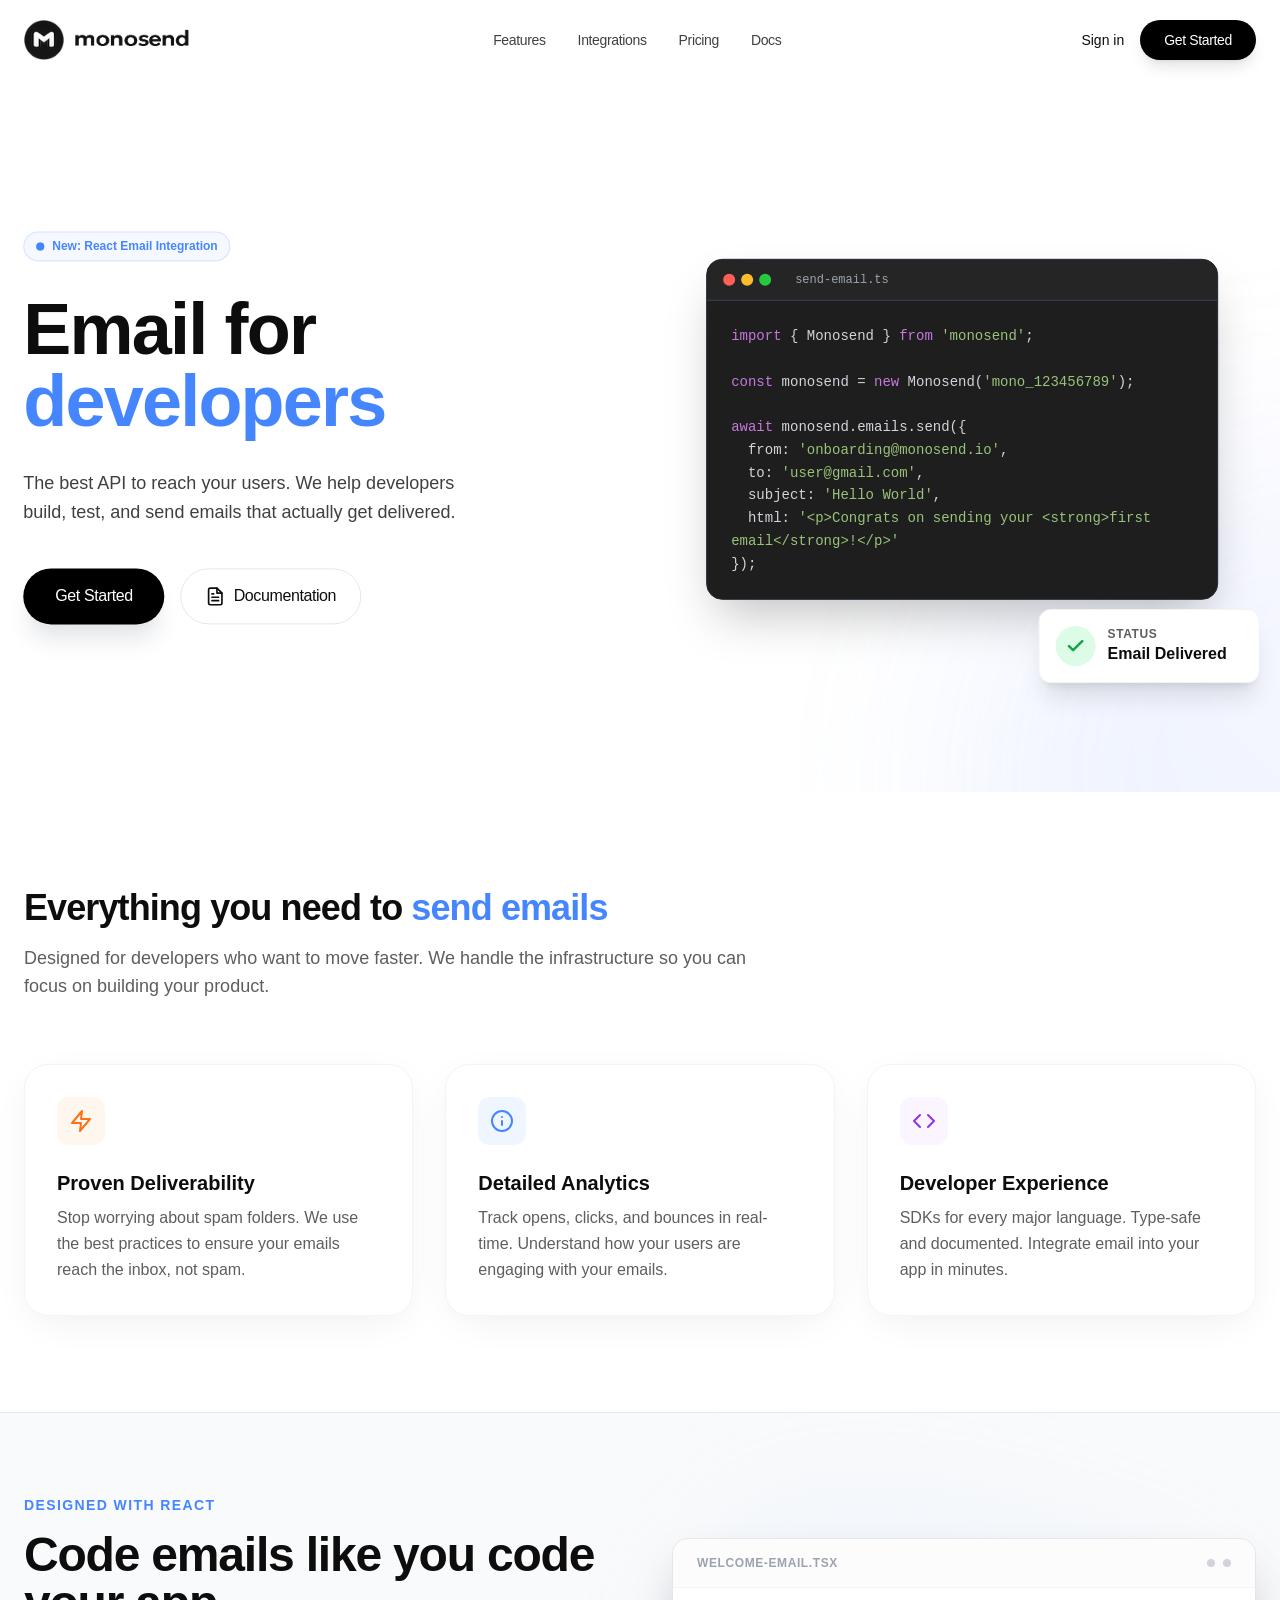
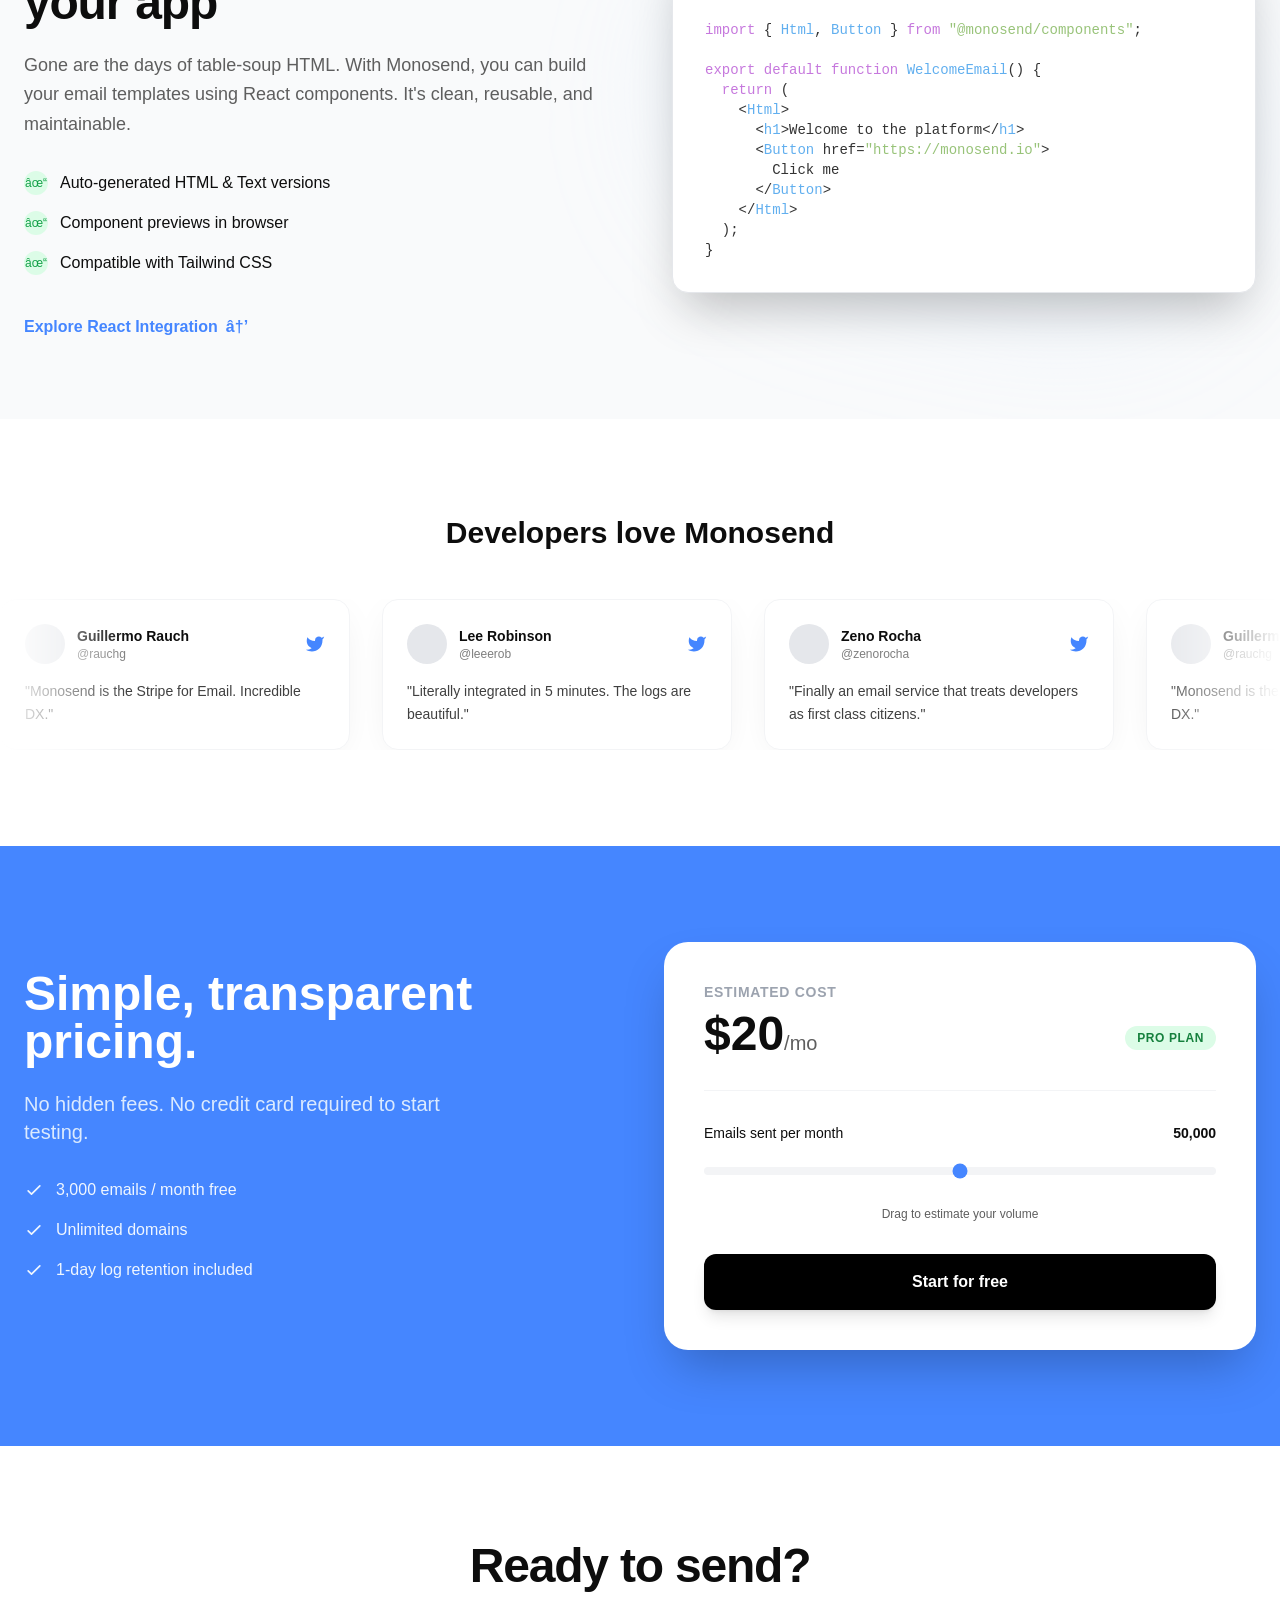
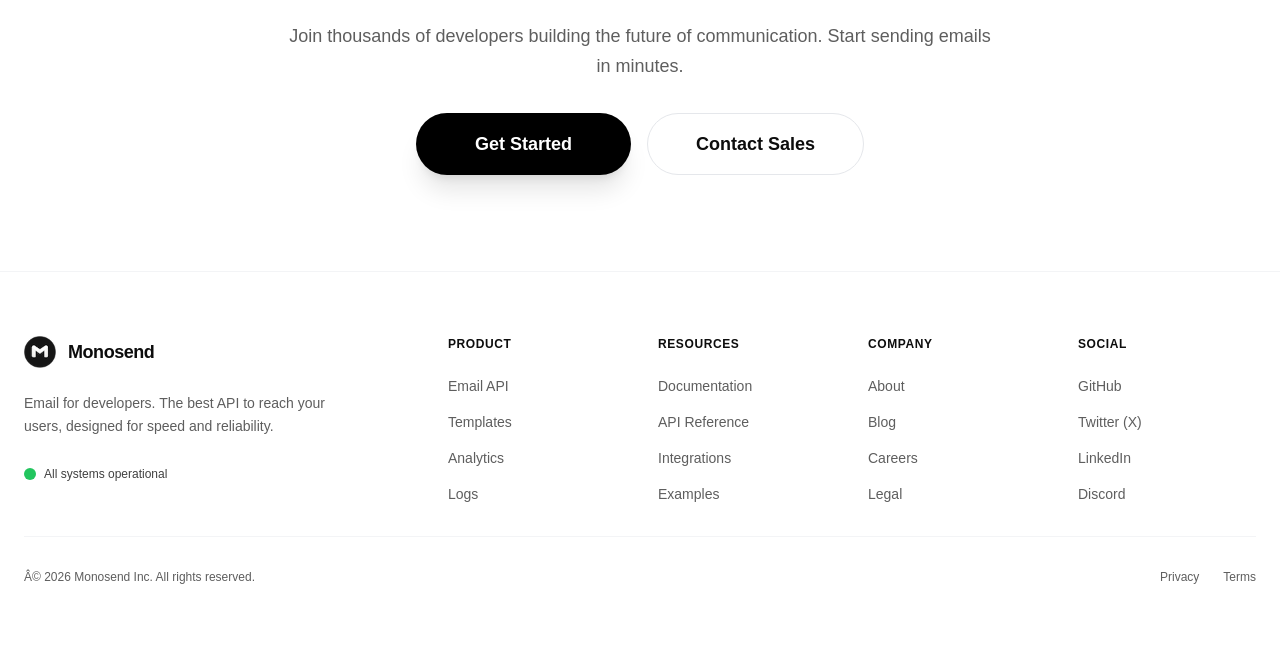
<file: index.html>
<!DOCTYPE html>
<html lang="en"><plasmo-csui><template shadowrootmode="open"><style>.jQprBa_bar{color:#fff;background-color:#171717;align-items:center;width:100%;height:48px;padding:8px;font-family:Inter,sans-serif;font-size:14px;display:flex;position:fixed;top:0;left:0}.jQprBa_savePart{justify-content:center;align-items:center;width:100%;display:flex;position:relative}.jQprBa_formWrapper{align-items:center;display:flex}.jQprBa_text{margin-right:8px}.jQprBa_imageWrapper{align-items:center;margin-right:8px;display:flex}.jQprBa_imageWrapper>img{width:32px;height:32px}.jQprBa_input{color:#f0f0f0;background-color:#333;border:1px solid #444;border-radius:6px;outline:none;width:300px;margin-right:8px;padding:6px 10px;font-size:16px;transition:border-color .2s,box-shadow .2s}.jQprBa_input:focus{border-color:#7f56d9;box-shadow:0 0 0 4px #7f56d933}.jQprBa_input::placeholder{color:#888}.jQprBa_input:disabled{cursor:not-allowed;opacity:.6;background-color:#2a2a2a}.jQprBa_button{color:#f0f0f0;cursor:pointer;background-color:#6d28d9;border:none;border-radius:6px;padding:6px 14px;font-size:16px;transition:background-color .3s,box-shadow .3s}.jQprBa_inputButtonWrapper{align-items:center;display:flex}.jQprBa_buttonsWrapper{justify-content:flex-start;align-items:center;display:flex}.jQprBa_button:hover{background-color:#5b21b6;box-shadow:0 4px 12px #6d28d94d}.jQprBa_button:focus{outline:none;box-shadow:0 0 0 4px #6d28d980}.jQprBa_button:disabled{cursor:not-allowed;opacity:.6;background-color:#4a4a4a}.jQprBa_button:nth-child(2){margin-left:8px}.jQprBa_closeButton{cursor:pointer;margin-right:30px}</style><div id="plasmo-shadow-container" style="z-index: 2147483647; position: relative;"><div id="plasmo-overlay-0" class="plasmo-csui-container" style="display: flex; position: absolute; top: 0px; left: 0px;"></div></div></template></plasmo-csui><head><meta http-equiv="Content-Type" content="text/html; charset=UTF-8">
  
  <meta content="width=device-width, initial-scale=1.0" name="viewport">
  <title>Monosend - Email for Developers</title>
  <meta name="description" content="The best way to send transactional emails. Built for developers.">
  <link rel="canonical" href="https://monosend.io/" />
  <link rel="stylesheet" href="./css/styles.css">

  <!-- Favicon and App Icons -->
  <link rel="icon" href="/favicon-48x48.png">
  <!-- <link rel="icon" type="image/png" sizes="16x16" href="favicon-16x16.png" />
  <link rel="icon" type="image/png" sizes="32x32" href="favicon-32x32.png" />
  <link rel="icon" type="image/png" sizes="48x48" href="favicon-48x48.png" />
  <link rel="apple-touch-icon" sizes="180x180" href="apple-touch-icon.png" />
  <link rel="icon" type="image/png" sizes="192x192" href="android-chrome-192x192.png" />
  <link rel="icon" type="image/png" sizes="512x512" href="android-chrome-512x512.png" /> -->

  <link href="https://fonts.googleapis.com/" rel="preconnect">
  <link crossorigin="" href="https://fonts.gstatic.com/" rel="preconnect">
  <link href="./css/css2" rel="stylesheet">

  <style>
    /* 1. Scroll Reveal Animation */
    [data-anim] {
      opacity: 0;
      transition: opacity 0.6s ease, transform 0.6s ease;
    }
    [data-anim="fade-up"] { transform: translateY(30px); }
    [data-anim="fade-up-scale"] { transform: translateY(15px) scale(0.9); }
    [data-anim].is-visible {
      opacity: 1;
      transform: translateY(0) scale(1);
    }
    @keyframes slide-down {
      to { transform: translateY(0); opacity: 1; }
    }

    /* 2. Form Input Icons */
    .input-wrapper { position: relative; }
    .input-icon {
        position: absolute; left: 20px; top: 50%;
        transform: translateY(-50%); color: #9CA3AF; pointer-events: none;
    }
    .input-with-icon { padding-left: 52px !important; }

    /* 3. Parallax Effect */
    .parallax-layer {
      transition: transform 0.1s cubic-bezier(0,0,0.2,1);
      will-change: transform;
    }

    /* 4. Infinite Marquee Animation */
    @keyframes scroll {
      0% { transform: translateX(0); }
      100% { transform: translateX(-50%); }
    }
    .marquee-container {
      width: 100%;
      overflow: hidden;
      /* Fade edges mask */
      mask-image: linear-gradient(to right, transparent, black 10%, black 90%, transparent);
      -webkit-mask-image: linear-gradient(to right, transparent, black 10%, black 90%, transparent);
    }
    .marquee-content {
      display: flex;
      gap: 2rem;
      width: max-content;
      animation: scroll 60s linear infinite; /* Adjust speed here */
    }
    .marquee-content:hover {
      animation-play-state: paused; /* Pauses on hover */
    }
    
    /* Code block syntax highlighting style simulation */
    .code-keyword { color: #c678dd; }
    .code-string { color: #98c379; }
    .code-func { color: #61afef; }
    .code-comment { color: #5c6370; font-style: italic; }
  </style>

  <!-- Google tag (gtag.js) -->
  <script async src="https://www.googletagmanager.com/gtag/js?id=G-KX3D7EHFJD"></script>
  <script>
    window.dataLayer = window.dataLayer || [];
    function gtag(){dataLayer.push(arguments);}
    gtag('js', new Date());
  
    gtag('config', 'G-KX3D7EHFJD');
  </script>

</head>

<body class="font-satoshi bg-white text-text-dark overflow-x-hidden" data-new-gr-c-s-check-loaded="14.1266.0" data-gr-ext-installed="">

  <header class="fixed top-0 left-0 w-full z-50 bg-white/95 backdrop-blur-sm py-5 transform -translate-y-5 opacity-0" style="animation: slide-down 0.5s 0.1s cubic-bezier(0.16, 1, 0.3, 1) forwards;">
    <nav class="max-w-7xl mx-auto px-6 flex justify-between items-center">
      <a href="/" class="flex items-center gap-2 group">
        <div class="w-10 h-10 rounded-xl flex items-center justify-center transform group-hover:rotate-12 transition-transform duration-300">
          <!-- Cube/Box Icon for Monosend -->
          <img
                src="/favicon-48x48.png"
                alt="Monosend Logo"
                class="h-7 w-7 mr-2"
                style="display: inline-block"
              />
          <!-- <svg width="24" height="24" viewBox="0 0 24 24" fill="none" xmlns="http://www.w3.org/2000/svg">
            <path d="M21 16V8L12 3L3 8V16L12 21L21 16Z" stroke="white" stroke-width="2" stroke-linecap="round" stroke-linejoin="round"></path>
            <path d="M3.27 6.96L12 12.01L20.73 6.96" stroke="white" stroke-width="2" stroke-linecap="round" stroke-linejoin="round"></path>
            <path d="M12 22.08V12" stroke="white" stroke-width="2" stroke-linecap="round" stroke-linejoin="round"></path>
          </svg> -->
        </div>
        <img
            src="/logo.png"
            alt="MonoSend"
            class="h-8 object-contain"
          />
        <!-- <span class="text-xl font-bold tracking-tight">Monosend</span> -->
      </a>
      
      <div class="hidden md:flex items-center gap-8">
        <a href="#features" class="text-sm font-medium tracking-tight text-text-medium hover:text-primary-blue transition-colors">Features</a>
        <a href="#integrations" class="text-sm font-medium tracking-tight text-text-medium hover:text-primary-blue transition-colors">Integrations</a>
        <!-- <a href="#customers" class="text-sm font-medium tracking-tight text-text-medium hover:text-primary-blue transition-colors">Customers</a> -->
        <a href="#pricing" class="text-sm font-medium tracking-tight text-text-medium hover:text-primary-blue transition-colors">Pricing</a>
        <a href="https://docs.monosend.io" target="_blank" class="text-sm font-medium tracking-tight text-text-medium hover:text-primary-blue transition-colors">Docs</a>
      </div>
      
      <div class="hidden md:flex items-center gap-4">
        <a href="https://app.monosend.io/login?utm_source=monosend.io&utm_medium=header&utm_campaign=primary_nav&utm_content=sign_in" class="text-sm font-medium text-text-dark hover:text-primary-blue">Sign in</a>
        <a href="https://app.monosend.io/login?utm_source=monosend.io&utm_medium=header&utm_campaign=primary_nav&utm_content=get_started" class="inline-flex items-center justify-center px-6 py-2.5 rounded-full bg-black text-white font-medium tracking-tight text-sm transition-all hover:bg-primary-blue shadow-lg hover:shadow-primary-blue/30">
          Get Started
        </a>
      </div>

      <!-- Mobile Menu Button -->
      <button id="mobile-menu-btn" class="md:hidden p-2 text-text-dark focus:outline-none z-50">
        <svg id="icon-menu" class="w-8 h-8" fill="none" stroke="currentColor" viewBox="0 0 24 24"><path stroke-linecap="round" stroke-linejoin="round" stroke-width="2" d="M4 6h16M4 12h16M4 18h16"></path></svg>
        <svg id="icon-close" class="w-8 h-8 hidden" fill="none" stroke="currentColor" viewBox="0 0 24 24"><path stroke-linecap="round" stroke-linejoin="round" stroke-width="2" d="M6 18L18 6M6 6l12 12"></path></svg>
      </button>
    </nav>
  </header>

  <!-- Mobile Menu Overlay -->
  <div id="mobile-menu" class="fixed inset-0 bg-white z-40 transform translate-x-full transition-transform duration-300 ease-in-out md:hidden flex flex-col items-center justify-center gap-8 pt-24">
      <a href="#features" class="text-2xl font-medium text-text-dark hover:text-primary-blue transition-colors">Features</a>
      <a href="#integrations" class="text-2xl font-medium text-text-dark hover:text-primary-blue transition-colors">Integrations</a>
      <a href="#pricing" class="text-2xl font-medium text-text-dark hover:text-primary-blue transition-colors">Pricing</a>
      <a href="https://id-preview--ac21b985-7337-4021-be11-1569f6e007a0.lovable.app/introduction" class="text-2xl font-medium text-text-dark hover:text-primary-blue transition-colors">Docs</a>
      <a href="https://app.monosend.io/login?utm_source=monosend.io&utm_medium=hero&utm_campaign=landing&utm_content=get_started_primary" class="px-8 py-3 rounded-full bg-black text-white font-medium text-xl transition-all hover:bg-primary-blue shadow-lg">
          Get Started
      </a>
  </div>

  <main><section class="pt-32 pb-16 bg-white overflow-hidden" id="hero-section">
  <div class="max-w-7xl mx-auto px-6 grid grid-cols-1 lg:grid-cols-2 gap-12 items-center">
    <!-- Left Column: Text -->
    <div class="flex flex-col gap-8 items-start relative z-10 parallax-layer" data-speed="5" style="transform: translateX(-0.72px) translateY(-0.605px);">
      <div class="flex flex-col gap-2 is-visible" data-anim="fade-up" data-anim-delay="0.2">
        <div class="inline-flex items-center gap-2 bg-primary-blue bg-opacity-5 text-primary-blue px-3 py-1.5 rounded-full text-xs font-semibold w-fit border border-primary-blue/20">
          <span class="relative flex h-2 w-2">
            <span class="animate-ping absolute inline-flex h-full w-full rounded-full bg-primary-blue opacity-75"></span>
            <span class="relative inline-flex rounded-full h-2 w-2 bg-primary-blue"></span>
          </span>
          New: React Email Integration
        </div>
      </div>
      
      <h1 class="font-inter-display text-5xl md:text-7xl font-bold leading-[1.05] tracking-tight max-w-lg text-text-dark is-visible" data-anim="fade-up" data-anim-delay="0.3">
        Email for <br><span class="text-primary-blue">developers</span>
      </h1>
      
      <p class="text-lg leading-relaxed tracking-normal text-text-medium max-w-md font-normal is-visible" data-anim="fade-up" data-anim-delay="0.4">
        The best API to reach your users. We help developers build, test, and send emails that actually get delivered.
      </p>
      
      <div class="flex items-center gap-4 flex-wrap mt-2 is-visible" data-anim="fade-up" data-anim-delay="0.5">
        <a href="https://app.monosend.io/login?utm_source=monosend.io&utm_medium=hero&utm_campaign=landing&utm_content=get_started_primary" class="inline-flex items-center justify-center px-8 py-3.5 rounded-full bg-black text-white font-medium tracking-tight text-base transition-all hover:bg-primary-blue shadow-xl shadow-gray-200 hover:shadow-primary-blue/20 h-14">
          Get Started
        </a>
        <a href="#" class="flex items-center gap-2 px-6 py-3.5 rounded-full border border-gray-200 text-text-dark font-medium tracking-tight hover:bg-gray-50 h-14 transition-colors">
          <svg width="20" height="20" viewBox="0 0 24 24" fill="none" stroke="currentColor" stroke-width="2" stroke-linecap="round" stroke-linejoin="round"><path d="M14 2H6a2 2 0 0 0-2 2v16a2 2 0 0 0 2 2h12a2 2 0 0 0 2-2V8z"></path><polyline points="14 2 14 8 20 8"></polyline><line x1="16" y1="13" x2="8" y2="13"></line><line x1="16" y1="17" x2="8" y2="17"></line><polyline points="10 9 9 9 8 9"></polyline></svg>
          <span>Documentation</span>
        </a>
      </div>
    </div>
    
    <!-- Right Column: Visual/Code -->
    <div class="relative h-[480px] lg:h-[600px] flex items-center justify-center p-4 is-visible" data-anim="fade-up-scale" data-anim-delay="0.2">
      <!-- Background Glow -->
      <div class="parallax-layer absolute opacity-40 top-1/2 left-1/2 -translate-x-1/2 -translate-y-1/2 w-[120%] h-[120%] bg-gradient-to-tr from-primary-blue/30 to-purple-200/30 blur-[100px] rounded-full pointer-events-none" data-speed="-10" style="transform: translateX(1.44px) translateY(1.21px);"></div>
      
      <!-- Code Card -->
      <div class="parallax-layer w-full max-w-lg bg-[#1e1e1e] rounded-2xl shadow-2xl border border-gray-800 overflow-hidden" data-speed="-15" style="transform: translateX(2.16px) translateY(1.815px);">
        <div class="flex items-center px-4 py-3 bg-[#252526] border-b border-gray-700 gap-2">
           <div class="flex gap-1.5">
             <div class="w-3 h-3 rounded-full bg-[#ff5f56]"></div>
             <div class="w-3 h-3 rounded-full bg-[#ffbd2e]"></div>
             <div class="w-3 h-3 rounded-full bg-[#27c93f]"></div>
           </div>
           <div class="ml-4 text-xs text-gray-400 font-mono">send-email.ts</div>
        </div>
        <div class="p-6 font-mono text-sm leading-relaxed overflow-x-auto">
          <div class="text-gray-300">
            <span class="code-keyword">import</span> { Monosend } <span class="code-keyword">from</span> <span class="code-string">'monosend'</span>;<br><br>
            <span class="code-keyword">const</span> monosend = <span class="code-keyword">new</span> Monosend(<span class="code-string">'mono_123456789'</span>);<br><br>
            <span class="code-keyword">await</span> monosend.emails.send({<br>
            &nbsp;&nbsp;from: <span class="code-string">'onboarding@monosend.io'</span>,<br>
            &nbsp;&nbsp;to: <span class="code-string">'user@gmail.com'</span>,<br>
            &nbsp;&nbsp;subject: <span class="code-string">'Hello World'</span>,<br>
            &nbsp;&nbsp;html: <span class="code-string">'&lt;p&gt;Congrats on sending your &lt;strong&gt;first email&lt;/strong&gt;!&lt;/p&gt;'</span><br>
            });
          </div>
        </div>
      </div>
      
      <!-- Floating Element: Success Notification -->
      <div class="parallax-layer absolute bottom-12 right-0 md:-right-8 lg:right-0 bg-white p-4 pr-8 rounded-xl shadow-xl border border-gray-100 flex items-center gap-3 z-20" data-speed="-25" style="transform: translateX(3.6px) translateY(3.025px);">
         <div class="w-10 h-10 rounded-full bg-green-100 flex items-center justify-center text-green-600">
           <svg width="20" height="20" viewBox="0 0 24 24" fill="none" stroke="currentColor" stroke-width="3" stroke-linecap="round" stroke-linejoin="round"><polyline points="20 6 9 17 4 12"></polyline></svg>
         </div>
         <div>
           <p class="text-xs text-text-light font-bold uppercase tracking-wider">Status</p>
           <p class="text-base font-bold text-text-dark">Email Delivered</p>
         </div>
      </div>
    </div>
  </div>
</section>
<section class="py-24 bg-white" id="features">
  <div class="max-w-7xl mx-auto px-6">
    <div class="max-w-3xl mb-16" data-anim="fade-up">
      <h2 class="font-inter-display text-4xl font-bold tracking-tight text-text-dark mb-4">
        Everything you need to <span class="text-primary-blue">send emails</span>
      </h2>
      <p class="text-lg text-text-light">
        Designed for developers who want to move faster. We handle the infrastructure so you can focus on building your product.
      </p>
    </div>

    <div class="grid grid-cols-1 md:grid-cols-3 gap-8">
      <!-- Feature 1 -->
      <div class="group p-8 rounded-3xl bg-white border border-gray-100 shadow-card hover:shadow-xl hover:border-primary-blue/30 transition-all duration-300" data-anim="fade-up" data-anim-delay="0.1">
        <div class="w-12 h-12 rounded-xl bg-orange-50 text-orange-500 flex items-center justify-center mb-6">
           <svg width="24" height="24" viewBox="0 0 24 24" fill="none" stroke="currentColor" stroke-width="2" stroke-linecap="round" stroke-linejoin="round"><path d="M13 2L3 14h9l-1 8 10-12h-9l1-8z"></path></svg>
        </div>
        <h3 class="text-xl font-bold text-text-dark mb-2">Proven Deliverability</h3>
        <p class="text-text-light leading-relaxed">
          Stop worrying about spam folders. We use the best practices to ensure your emails reach the inbox, not spam.
        </p>
      </div>

       <!-- Feature 2 -->
       <div class="group p-8 rounded-3xl bg-white border border-gray-100 shadow-card hover:shadow-xl hover:border-primary-blue/30 transition-all duration-300" data-anim="fade-up" data-anim-delay="0.2">
        <div class="w-12 h-12 rounded-xl bg-blue-50 text-primary-blue flex items-center justify-center mb-6">
           <svg width="24" height="24" viewBox="0 0 24 24" fill="none" stroke="currentColor" stroke-width="2" stroke-linecap="round" stroke-linejoin="round"><circle cx="12" cy="12" r="10"></circle><line x1="12" y1="16" x2="12" y2="12"></line><line x1="12" y1="8" x2="12.01" y2="8"></line></svg>
        </div>
        <h3 class="text-xl font-bold text-text-dark mb-2">Detailed Analytics</h3>
        <p class="text-text-light leading-relaxed">
          Track opens, clicks, and bounces in real-time. Understand how your users are engaging with your emails.
        </p>
      </div>

       <!-- Feature 3 -->
       <div class="group p-8 rounded-3xl bg-white border border-gray-100 shadow-card hover:shadow-xl hover:border-primary-blue/30 transition-all duration-300" data-anim="fade-up" data-anim-delay="0.3">
        <div class="w-12 h-12 rounded-xl bg-purple-50 text-purple-600 flex items-center justify-center mb-6">
           <svg width="24" height="24" viewBox="0 0 24 24" fill="none" stroke="currentColor" stroke-width="2" stroke-linecap="round" stroke-linejoin="round"><polyline points="16 18 22 12 16 6"></polyline><polyline points="8 6 2 12 8 18"></polyline></svg>
        </div>
        <h3 class="text-xl font-bold text-text-dark mb-2">Developer Experience</h3>
        <p class="text-text-light leading-relaxed">
          SDKs for every major language. Type-safe and documented. Integrate email into your app in minutes.
        </p>
      </div>
    </div>
  </div>
</section>
<section class="py-20 bg-gray-50 border-t border-gray-200 overflow-hidden" id="integrations">
    <div class="max-w-7xl mx-auto px-6 grid grid-cols-1 lg:grid-cols-2 gap-16 items-center">
        <div data-anim="fade-up">
            <span class="inline-flex items-center gap-2.5 font-inter text-sm font-bold uppercase tracking-widest text-primary-blue mb-4">
              Designed with React
            </span>
            <h2 class="font-inter-display text-4xl md:text-5xl font-bold text-text-dark mb-6 tracking-tight">
                Code emails like you code your app
            </h2>
            <p class="text-lg text-text-light leading-relaxed mb-8">
                Gone are the days of table-soup HTML. With Monosend, you can build your email templates using React components. It's clean, reusable, and maintainable.
            </p>
            
            <div class="flex flex-col gap-4">
                <div class="flex items-center gap-3">
                    <div class="w-6 h-6 rounded-full bg-green-100 text-green-600 flex items-center justify-center text-xs">✓</div>
                    <span class="text-text-dark font-medium">Auto-generated HTML &amp; Text versions</span>
                </div>
                <div class="flex items-center gap-3">
                    <div class="w-6 h-6 rounded-full bg-green-100 text-green-600 flex items-center justify-center text-xs">✓</div>
                    <span class="text-text-dark font-medium">Component previews in browser</span>
                </div>
                <div class="flex items-center gap-3">
                    <div class="w-6 h-6 rounded-full bg-green-100 text-green-600 flex items-center justify-center text-xs">✓</div>
                    <span class="text-text-dark font-medium">Compatible with Tailwind CSS</span>
                </div>
            </div>
            
            <div class="mt-10">
                <a href="#" class="text-primary-blue font-bold hover:text-text-dark transition-colors inline-flex items-center gap-2">
                    Explore React Integration <span>→</span>
                </a>
            </div>
        </div>
        
        <div class="relative" data-anim="fade-up-scale">
            <!-- Decorative elements behind -->
            <div class="absolute inset-0 bg-blue-200/20 blur-3xl rounded-full transform rotate-12"></div>
            
            <!-- Code Window -->
             <div class="relative bg-white rounded-2xl shadow-2xl border border-gray-200 overflow-hidden">
                <div class="flex items-center justify-between px-6 py-4 border-b border-gray-100 bg-gray-50/50">
                    <span class="text-xs font-bold text-gray-400 uppercase tracking-wider">welcome-email.tsx</span>
                    <div class="flex gap-2">
                        <span class="w-2 h-2 rounded-full bg-gray-300"></span>
                        <span class="w-2 h-2 rounded-full bg-gray-300"></span>
                    </div>
                </div>
                <div class="p-8 font-mono text-sm">
                    <div style="color:#333;">
                        <span class="code-keyword">import</span> { <span class="code-func">Html</span>, <span class="code-func">Button</span> } <span class="code-keyword">from</span> <span class="code-string">"@monosend/components"</span>;<br><br>
                        <span class="code-keyword">export default function</span> <span class="code-func">WelcomeEmail</span>() {<br>
                        &nbsp;&nbsp;<span class="code-keyword">return</span> (<br>
                        &nbsp;&nbsp;&nbsp;&nbsp;&lt;<span class="code-func">Html</span>&gt;<br>
                        &nbsp;&nbsp;&nbsp;&nbsp;&nbsp;&nbsp;&lt;<span class="code-func">h1</span>&gt;Welcome to the platform&lt;/<span class="code-func">h1</span>&gt;<br>
                        &nbsp;&nbsp;&nbsp;&nbsp;&nbsp;&nbsp;&lt;<span class="code-func">Button</span> href=<span class="code-string">"https://monosend.io"</span>&gt;<br>
                        &nbsp;&nbsp;&nbsp;&nbsp;&nbsp;&nbsp;&nbsp;&nbsp;Click me<br>
                        &nbsp;&nbsp;&nbsp;&nbsp;&nbsp;&nbsp;&lt;/<span class="code-func">Button</span>&gt;<br>
                        &nbsp;&nbsp;&nbsp;&nbsp;&lt;/<span class="code-func">Html</span>&gt;<br>
                        &nbsp;&nbsp;);<br>
                        }
                    </div>
                </div>
             </div>
        </div>
    </div>
</section>
<section class="py-24 bg-white overflow-hidden" id="customers">
    <div class="text-center mb-12" data-anim="fade-up">
        <h2 class="text-3xl font-bold font-inter-display">Developers love Monosend</h2>
    </div>
    <div class="marquee-container">
        <div class="marquee-content">
          <!-- Card 1 -->
          <div class="w-[350px] bg-white rounded-2xl p-6 border border-gray-100 shadow-card flex flex-col gap-4">
               <div class="flex items-center gap-3">
                   <div class="w-10 h-10 rounded-full bg-gray-200"></div>
                   <div>
                       <p class="font-bold text-sm">Guillermo Rauch</p>
                       <p class="text-xs text-text-light text-opacity-80">@rauchg</p>
                   </div>
                   <div class="ml-auto text-primary-blue">
                       <svg width="20" height="20" viewBox="0 0 24 24" fill="currentColor"><path d="M23 3a10.9 10.9 0 0 1-3.14 1.53 4.48 4.48 0 0 0-7.86 3v1A10.66 10.66 0 0 1 3 4s-4 9 5 13a11.64 11.64 0 0 1-7 2c9 5 20 0 20-11.5a4.5 4.5 0 0 0-.08-.83A7.72 7.72 0 0 0 23 3z"></path></svg>
                   </div>
               </div>
               <p class="text-sm text-text-medium leading-relaxed">
                   "Monosend is the Stripe for Email. Incredible DX."
               </p>
          </div>
          <!-- Card 2 -->
          <div class="w-[350px] bg-white rounded-2xl p-6 border border-gray-100 shadow-card flex flex-col gap-4">
               <div class="flex items-center gap-3">
                   <div class="w-10 h-10 rounded-full bg-gray-200"></div>
                   <div>
                       <p class="font-bold text-sm">Lee Robinson</p>
                       <p class="text-xs text-text-light text-opacity-80">@leeerob</p>
                   </div>
                    <div class="ml-auto text-primary-blue">
                       <svg width="20" height="20" viewBox="0 0 24 24" fill="currentColor"><path d="M23 3a10.9 10.9 0 0 1-3.14 1.53 4.48 4.48 0 0 0-7.86 3v1A10.66 10.66 0 0 1 3 4s-4 9 5 13a11.64 11.64 0 0 1-7 2c9 5 20 0 20-11.5a4.5 4.5 0 0 0-.08-.83A7.72 7.72 0 0 0 23 3z"></path></svg>
                   </div>
               </div>
               <p class="text-sm text-text-medium leading-relaxed">
                   "Literally integrated in 5 minutes. The logs are beautiful."
               </p>
          </div>
          <!-- Card 3 -->
           <div class="w-[350px] bg-white rounded-2xl p-6 border border-gray-100 shadow-card flex flex-col gap-4">
               <div class="flex items-center gap-3">
                   <div class="w-10 h-10 rounded-full bg-gray-200"></div>
                   <div>
                       <p class="font-bold text-sm">Zeno Rocha</p>
                       <p class="text-xs text-text-light text-opacity-80">@zenorocha</p>
                   </div>
                   <div class="ml-auto text-primary-blue">
                       <svg width="20" height="20" viewBox="0 0 24 24" fill="currentColor"><path d="M23 3a10.9 10.9 0 0 1-3.14 1.53 4.48 4.48 0 0 0-7.86 3v1A10.66 10.66 0 0 1 3 4s-4 9 5 13a11.64 11.64 0 0 1-7 2c9 5 20 0 20-11.5a4.5 4.5 0 0 0-.08-.83A7.72 7.72 0 0 0 23 3z"></path></svg>
                   </div>
               </div>
               <p class="text-sm text-text-medium leading-relaxed">
                   "Finally an email service that treats developers as first class citizens."
               </p>
          </div>
          <!-- Card 4 (Duplicate for seamless loop) -->
           <div class="w-[350px] bg-white rounded-2xl p-6 border border-gray-100 shadow-card flex flex-col gap-4">
               <div class="flex items-center gap-3">
                   <div class="w-10 h-10 rounded-full bg-gray-200"></div>
                   <div>
                       <p class="font-bold text-sm">Guillermo Rauch</p>
                       <p class="text-xs text-text-light text-opacity-80">@rauchg</p>
                   </div>
                   <div class="ml-auto text-primary-blue">
                       <svg width="20" height="20" viewBox="0 0 24 24" fill="currentColor"><path d="M23 3a10.9 10.9 0 0 1-3.14 1.53 4.48 4.48 0 0 0-7.86 3v1A10.66 10.66 0 0 1 3 4s-4 9 5 13a11.64 11.64 0 0 1-7 2c9 5 20 0 20-11.5a4.5 4.5 0 0 0-.08-.83A7.72 7.72 0 0 0 23 3z"></path></svg>
                   </div>
               </div>
               <p class="text-sm text-text-medium leading-relaxed">
                   "Monosend is the Stripe for Email. Incredible DX."
               </p>
          </div>
           <div class="w-[350px] bg-white rounded-2xl p-6 border border-gray-100 shadow-card flex flex-col gap-4">
               <div class="flex items-center gap-3">
                   <div class="w-10 h-10 rounded-full bg-gray-200"></div>
                   <div>
                       <p class="font-bold text-sm">Lee Robinson</p>
                       <p class="text-xs text-text-light text-opacity-80">@leeerob</p>
                   </div>
                    <div class="ml-auto text-primary-blue">
                       <svg width="20" height="20" viewBox="0 0 24 24" fill="currentColor"><path d="M23 3a10.9 10.9 0 0 1-3.14 1.53 4.48 4.48 0 0 0-7.86 3v1A10.66 10.66 0 0 1 3 4s-4 9 5 13a11.64 11.64 0 0 1-7 2c9 5 20 0 20-11.5a4.5 4.5 0 0 0-.08-.83A7.72 7.72 0 0 0 23 3z"></path></svg>
                   </div>
               </div>
               <p class="text-sm text-text-medium leading-relaxed">
                   "Literally integrated in 5 minutes. The logs are beautiful."
               </p>
          </div>
        </div>
    </div>
</section>
<section class="py-24 bg-primary-blue" id="pricing">
    <div class="max-w-7xl mx-auto px-6 grid grid-cols-1 lg:grid-cols-2 gap-12 items-center">
        <!-- Text -->
        <div class="text-white" data-anim="fade-up">
            <h2 class="text-4xl md:text-5xl font-bold font-inter-display mb-6">Simple, transparent pricing.</h2>
            <p class="text-xl text-blue-100 mb-8 max-w-md">No hidden fees. No credit card required to start testing.</p>
            <ul class="flex flex-col gap-4 mb-10">
                <li class="flex items-center gap-3 text-blue-50 font-medium">
                    <svg class="w-5 h-5" fill="none" stroke="currentColor" viewBox="0 0 24 24"><path stroke-linecap="round" stroke-linejoin="round" stroke-width="2" d="M5 13l4 4L19 7"></path></svg>
                    3,000 emails / month free
                </li>
                 <li class="flex items-center gap-3 text-blue-50 font-medium">
                    <svg class="w-5 h-5" fill="none" stroke="currentColor" viewBox="0 0 24 24"><path stroke-linecap="round" stroke-linejoin="round" stroke-width="2" d="M5 13l4 4L19 7"></path></svg>
                    Unlimited domains
                </li>
                 <li class="flex items-center gap-3 text-blue-50 font-medium">
                    <svg class="w-5 h-5" fill="none" stroke="currentColor" viewBox="0 0 24 24"><path stroke-linecap="round" stroke-linejoin="round" stroke-width="2" d="M5 13l4 4L19 7"></path></svg>
                    1-day log retention included
                </li>
            </ul>
        </div>
        
        <!-- Interactive Cost Calculator (Simulated) -->
        <div class="bg-white rounded-3xl p-10 shadow-2xl relative overflow-hidden" data-anim="fade-up" data-anim-delay="0.2">
            <div class="flex flex-col gap-8">
               <div class="flex justify-between items-end border-b border-gray-100 pb-8">
                   <div class="flex flex-col gap-2">
                       <span class="text-sm font-bold text-gray-400 uppercase tracking-wider">Estimated Cost</span>
                       <span class="text-5xl font-bold text-text-dark">$20<span class="text-xl text-text-light font-medium">/mo</span></span>
                   </div>
                   <div class="bg-green-100 text-green-700 px-3 py-1 rounded-full text-xs font-bold uppercase tracking-wider mb-2">
                       Pro Plan
                   </div>
               </div>
               
               <div class="space-y-6">
                   <div class="flex justify-between text-sm font-medium">
                       <span>Emails sent per month</span>
                       <span class="font-bold">50,000</span>
                   </div>
                   <input type="range" class="w-full h-2 bg-gray-100 rounded-lg appearance-none cursor-pointer accent-primary-blue" value="50">
                   <p class="text-xs text-text-light text-center">Drag to estimate your volume</p>
               </div>
               
               <a href="https://app.monosend.io/login?utm_source=monosend.io&utm_medium=pricing&utm_campaign=cost_estimator&utm_content=start_for_free" class="w-full py-4 text-center rounded-xl bg-black text-white font-bold hover:bg-gray-800 transition-colors shadow-lg">
                   Start for free
               </a>
            </div>
        </div>
    </div>
</section>
<section class="py-24 bg-white" data-anim="fade-up">
    <div class="max-w-3xl mx-auto px-6 text-center flex flex-col gap-8 items-center">
        <h2 class="text-4xl md:text-5xl font-bold font-inter-display tracking-tight text-text-dark">Ready to send?</h2>
        <p class="text-lg text-text-light leading-relaxed">
            Join thousands of developers building the future of communication. Start sending emails in minutes.
        </p>
        <div class="flex flex-col sm:flex-row gap-4 w-full max-w-md">
            <a href="https://app.monosend.io/login?utm_source=monosend.io&utm_medium=footer&utm_campaign=conversion&utm_content=get_started_final" class="flex-1 inline-flex items-center justify-center px-8 py-4 rounded-full bg-black text-white font-bold text-lg hover:bg-gray-800 transition-colors shadow-xl">
                Get Started
            </a>
            <a href="#" class="flex-1 inline-flex items-center justify-center px-8 py-4 rounded-full bg-white text-text-dark font-bold text-lg border border-gray-200 hover:bg-gray-50 transition-colors">
                Contact Sales
            </a>
        </div>
    </div>
</section></main>

  <footer class="py-16 bg-white border-t border-gray-100">
    <div class="max-w-7xl mx-auto px-6">
      <div class="grid grid-cols-1 md:grid-cols-2 lg:grid-cols-12 gap-10 mb-8">
        <div class="lg:col-span-4 flex flex-col gap-6 items-start pr-5">
          <a href="/" class="flex items-center gap-3">
            <div class="w-8 h-8 rounded-lg flex items-center justify-center">
              <img
                src="/favicon-48x48.png"
                alt="Monosend Logo"
                style="display: inline-block"
              />
            </div>
            <span class="text-lg font-bold tracking-tight">Monosend</span>
          </a>
          <p class="text-sm text-text-light leading-relaxed max-w-xs">Email for developers. The best API to reach your users, designed for speed and reliability.</p>
          <div class="flex gap-2">
             <div class="w-3 h-3 rounded-full bg-green-500 animate-pulse" style="margin-top:7px;"></div>
             <a href="https://stats.uptimerobot.com/lse1O0HZGL" target="_blank"><span class="text-xs font-medium text-text-medium">All systems operational</span></a>
          </div>
        </div>
        
        <div class="lg:col-span-8 grid grid-cols-2 md:grid-cols-4 gap-8">
            <div class="flex flex-col gap-4">
              <h4 class="text-xs font-bold uppercase tracking-wider text-text-dark mb-2">Product</h4>
              <a href="#" class="text-sm text-text-light hover:text-primary-blue transition-colors">Email API</a>
              <a href="#" class="text-sm text-text-light hover:text-primary-blue transition-colors">Templates</a>
              <a href="#" class="text-sm text-text-light hover:text-primary-blue transition-colors">Analytics</a>
              <a href="#" class="text-sm text-text-light hover:text-primary-blue transition-colors">Logs</a>
            </div>
            <div class="flex flex-col gap-4">
              <h4 class="text-xs font-bold uppercase tracking-wider text-text-dark mb-2">Resources</h4>
              <a href="#" class="text-sm text-text-light hover:text-primary-blue transition-colors">Documentation</a>
              <a href="#" class="text-sm text-text-light hover:text-primary-blue transition-colors">API Reference</a>
              <a href="#" class="text-sm text-text-light hover:text-primary-blue transition-colors">Integrations</a>
              <a href="#" class="text-sm text-text-light hover:text-primary-blue transition-colors">Examples</a>
            </div>
            <div class="flex flex-col gap-4">
              <h4 class="text-xs font-bold uppercase tracking-wider text-text-dark mb-2">Company</h4>
              <a href="#" class="text-sm text-text-light hover:text-primary-blue transition-colors">About</a>
              <a href="#" class="text-sm text-text-light hover:text-primary-blue transition-colors">Blog</a>
              <a href="#" class="text-sm text-text-light hover:text-primary-blue transition-colors">Careers</a>
              <a href="#" class="text-sm text-text-light hover:text-primary-blue transition-colors">Legal</a>
            </div>
            <div class="flex flex-col gap-4">
              <h4 class="text-xs font-bold uppercase tracking-wider text-text-dark mb-2">Social</h4>
              <a href="#" class="text-sm text-text-light hover:text-primary-blue transition-colors">GitHub</a>
              <a href="#" class="text-sm text-text-light hover:text-primary-blue transition-colors">Twitter (X)</a>
              <a href="#" class="text-sm text-text-light hover:text-primary-blue transition-colors">LinkedIn</a>
              <a href="#" class="text-sm text-text-light hover:text-primary-blue transition-colors">Discord</a>
            </div>
        </div>
      </div>
      
      <div class="border-t border-gray-100 pt-8 flex flex-col md:flex-row justify-between items-center gap-4">
        <p class="text-xs text-text-light">© 2026 Monosend Inc. All rights reserved.</p>
        <div class="flex gap-6">
            <a href="#" class="text-xs text-text-light hover:text-text-dark">Privacy</a>
            <a href="#" class="text-xs text-text-light hover:text-text-dark">Terms</a>
        </div>
      </div>
    </div>
  </footer>

  <script>
    document.addEventListener('DOMContentLoaded', () => {
      
      // 1. SCROLL REVEAL LOGIC
      const animatedElements = document.querySelectorAll('[data-anim]');
      const observer = new IntersectionObserver((entries) => {
        entries.forEach(entry => {
          if (entry.isIntersecting) {
            const delay = parseInt(entry.target.dataset.animDelay) || 0;
            setTimeout(() => {
              entry.target.classList.add('is-visible');
            }, delay * 1000);
            observer.unobserve(entry.target);
          }
        });
      }, { threshold: 0.1 });
      animatedElements.forEach(el => observer.observe(el));

      // 2. MOBILE MENU LOGIC
      const menuBtn = document.getElementById('mobile-menu-btn');
      const mobileMenu = document.getElementById('mobile-menu');
      const iconMenu = document.getElementById('icon-menu');
      const iconClose = document.getElementById('icon-close');

      if (menuBtn && mobileMenu) {
        menuBtn.addEventListener('click', () => {
          mobileMenu.classList.toggle('translate-x-full');
          iconMenu.classList.toggle('hidden');
          iconClose.classList.toggle('hidden');
          document.body.style.overflow = mobileMenu.classList.contains('translate-x-full') ? '' : 'hidden';
        });

        mobileMenu.querySelectorAll('a').forEach(link => {
          link.addEventListener('click', () => {
            mobileMenu.classList.add('translate-x-full');
            iconMenu.classList.remove('hidden');
            iconClose.classList.add('hidden');
            document.body.style.overflow = '';
          });
        });
      }

      // 3. HERO PARALLAX LOGIC
      const heroSection = document.getElementById('hero-section');
      if (heroSection) {
        heroSection.addEventListener('mousemove', (e) => {
            const layers = heroSection.querySelectorAll('.parallax-layer');
            const x = (window.innerWidth - e.pageX * 2) / 100;
            const y = (window.innerHeight - e.pageY * 2) / 100;

            layers.forEach(layer => {
                const speed = layer.getAttribute('data-speed') || 10;
                const xPos = x * (speed / 10); 
                const yPos = y * (speed / 10);
                layer.style.transform = `translateX(${xPos}px) translateY(${yPos}px)`;
            });
        });

        // Reset positions on leave
        heroSection.addEventListener('mouseleave', () => {
             const layers = heroSection.querySelectorAll('.parallax-layer');
             layers.forEach(layer => {
                 layer.style.transform = 'translateX(0) translateY(0)';
             });
        });
      }

    });
  </script>


<div id="promptbox_extension_root"><template shadowrootmode="closed"><style><style>
    * {
        font-size: unset !important;

    }
</style></style><div><div class="prompt-box"></div></div></template></div></body><grammarly-desktop-integration data-grammarly-shadow-root="true"><template shadowrootmode="open"><style>
      div.grammarly-desktop-integration {
        position: absolute;
        width: 1px;
        height: 1px;
        padding: 0;
        margin: -1px;
        overflow: hidden;
        clip: rect(0, 0, 0, 0);
        white-space: nowrap;
        border: 0;
        -moz-user-select: none;
        -webkit-user-select: none;
        -ms-user-select:none;
        user-select:none;
      }

      div.grammarly-desktop-integration:before {
        content: attr(data-content);
      }
    </style><div aria-label="grammarly-integration" role="group" tabindex="-1" class="grammarly-desktop-integration" data-content="{&quot;mode&quot;:&quot;full&quot;,&quot;isActive&quot;:true,&quot;isUserDisabled&quot;:false}"></div></template></grammarly-desktop-integration></html>
</file>
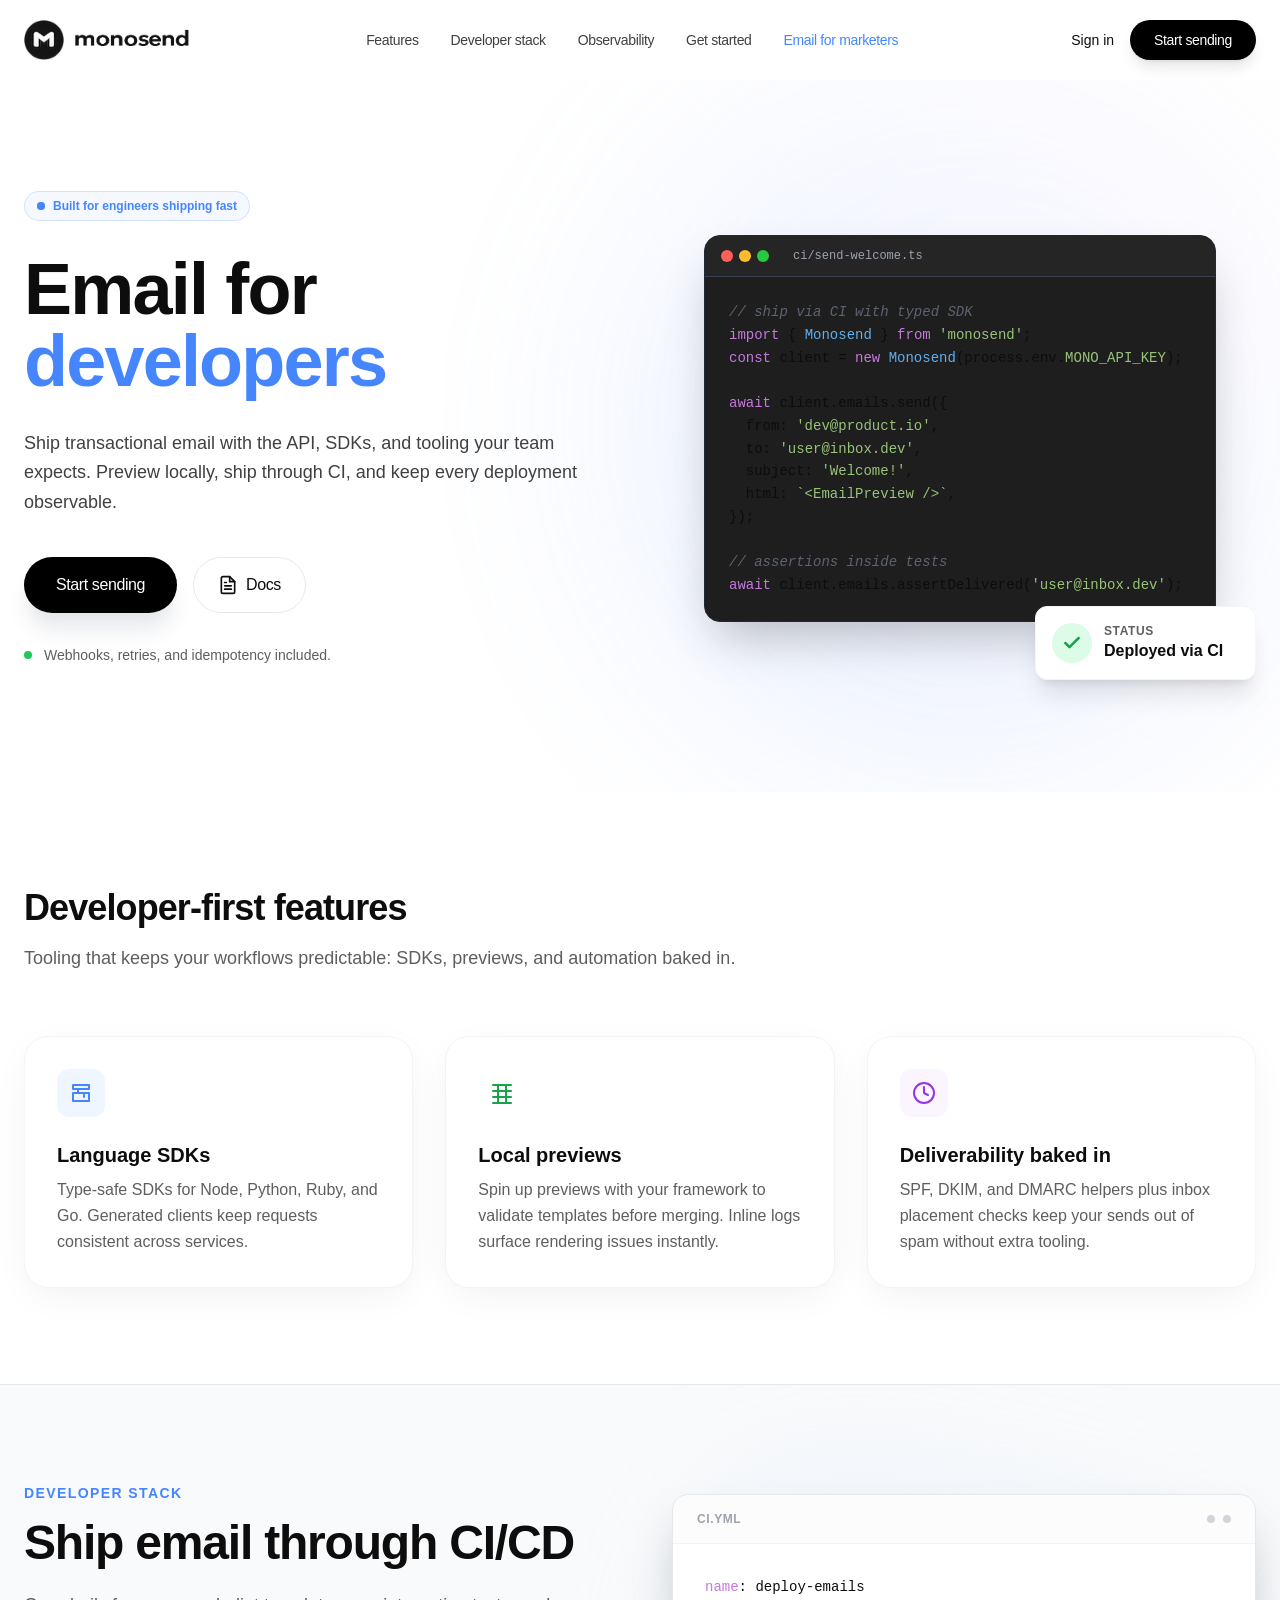
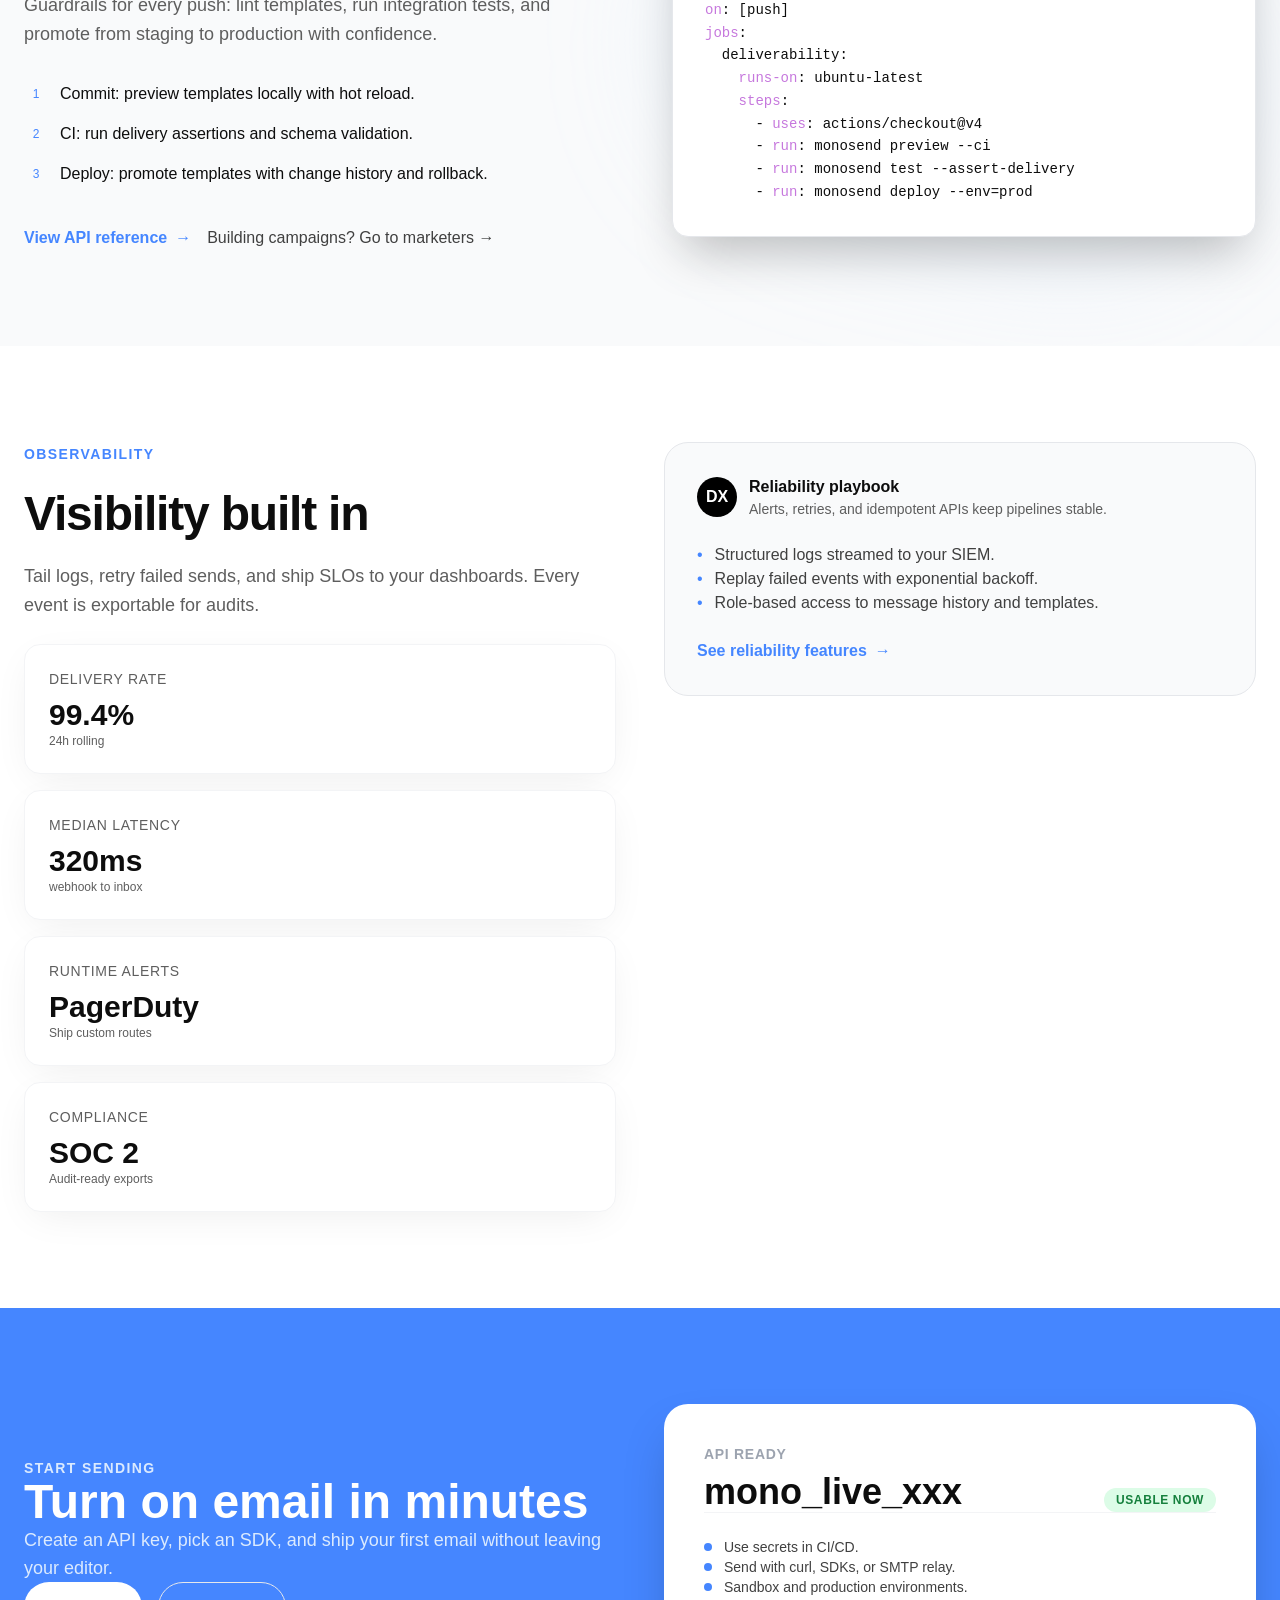
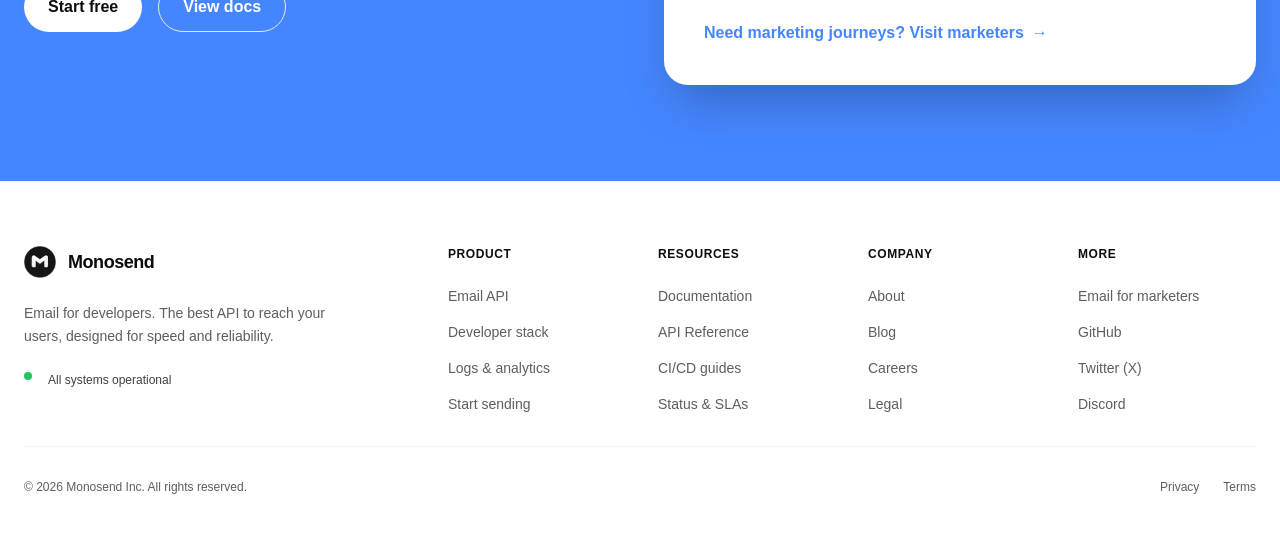
<file: email-developers.html>
<!DOCTYPE html>
<html lang="en">
<head>
  <meta charset="UTF-8">
  <meta name="viewport" content="width=device-width, initial-scale=1.0">
  <title>Monosend - Email for Developers</title>
  <meta name="description" content="Lightning-fast email delivery built for developers.">

  <link rel="stylesheet" href="./css/styles.css">

  <!-- Favicon and App Icons -->
  <link rel="icon" href="/favicon-48x48.png">

  <link rel="preconnect" href="https://fonts.googleapis.com/">
  <link rel="preconnect" href="https://fonts.gstatic.com/" crossorigin>
  <link rel="stylesheet" href="./css/css2">

  <style>
    [data-anim] { opacity: 0; transition: opacity 0.6s ease, transform 0.6s ease; }
    [data-anim="fade-up"] { transform: translateY(30px); }
    [data-anim="fade-up-scale"] { transform: translateY(15px) scale(0.9); }
    [data-anim].is-visible { opacity: 1; transform: translateY(0) scale(1); }
    @keyframes slide-down { to { transform: translateY(0); opacity: 1; } }

    .input-wrapper { position: relative; }
    .input-icon { position: absolute; left: 20px; top: 50%; transform: translateY(-50%); color: #9CA3AF; pointer-events: none; }
    .input-with-icon { padding-left: 52px !important; }

    .parallax-layer { transition: transform 0.1s cubic-bezier(0,0,0.2,1); will-change: transform; }

    @keyframes scroll { 0% { transform: translateX(0); } 100% { transform: translateX(-50%); } }
    .marquee-container { width: 100%; overflow: hidden; mask-image: linear-gradient(to right, transparent, black 10%, black 90%, transparent); -webkit-mask-image: linear-gradient(to right, transparent, black 10%, black 90%, transparent); }
    .marquee-content { display: flex; gap: 2rem; width: max-content; animation: scroll 60s linear infinite; }
    .marquee-content:hover { animation-play-state: paused; }

    .code-keyword { color: #c678dd; }
    .code-string { color: #98c379; }
    .code-func { color: #61afef; }
    .code-comment { color: #5c6370; font-style: italic; }
  </style>
</head>
<body class="font-satoshi bg-white text-text-dark overflow-x-hidden">
  <header class="fixed top-0 left-0 w-full z-50 bg-white/95 backdrop-blur-sm py-5 transform -translate-y-5 opacity-0" style="animation: slide-down 0.5s 0.1s cubic-bezier(0.16, 1, 0.3, 1) forwards;">
    <nav class="max-w-7xl mx-auto px-6 flex justify-between items-center">
      <a href="/" class="flex items-center gap-2 group">
        <div class="w-10 h-10 rounded-xl flex items-center justify-center transform group-hover:rotate-12 transition-transform duration-300">
          <img src="/favicon-48x48.png" alt="Monosend Logo" class="h-7 w-7 mr-2" style="display: inline-block" />
        </div>
        <img src="/logo.png" alt="MonoSend" class="h-8 object-contain" />
      </a>

      <div class="hidden md:flex items-center gap-8">
        <a href="#features" class="text-sm font-medium tracking-tight text-text-medium hover:text-primary-blue transition-colors">Features</a>
        <a href="#stack" class="text-sm font-medium tracking-tight text-text-medium hover:text-primary-blue transition-colors">Developer stack</a>
        <a href="#observability" class="text-sm font-medium tracking-tight text-text-medium hover:text-primary-blue transition-colors">Observability</a>
        <a href="#cta" class="text-sm font-medium tracking-tight text-text-medium hover:text-primary-blue transition-colors">Get started</a>
        <a href="/email-marketers.html" class="text-sm font-medium tracking-tight text-primary-blue hover:text-text-dark transition-colors">Email for marketers</a>
      </div>

      <div class="hidden md:flex items-center gap-4">
        <a href="#" class="text-sm font-medium text-text-dark hover:text-primary-blue">Sign in</a>
        <a href="#cta" class="inline-flex items-center justify-center px-6 py-2.5 rounded-full bg-black text-white font-medium tracking-tight text-sm transition-all hover:bg-primary-blue shadow-lg hover:shadow-primary-blue/30">
          Start sending
        </a>
      </div>

      <button id="mobile-menu-btn" class="md:hidden p-2 text-text-dark focus:outline-none z-50">
        <svg id="icon-menu" class="w-8 h-8" fill="none" stroke="currentColor" viewBox="0 0 24 24"><path stroke-linecap="round" stroke-linejoin="round" stroke-width="2" d="M4 6h16M4 12h16M4 18h16"></path></svg>
        <svg id="icon-close" class="w-8 h-8 hidden" fill="none" stroke="currentColor" viewBox="0 0 24 24"><path stroke-linecap="round" stroke-linejoin="round" stroke-width="2" d="M6 18L18 6M6 6l12 12"></path></svg>
      </button>
    </nav>
  </header>

  <div id="mobile-menu" class="fixed inset-0 bg-white z-40 transform translate-x-full transition-transform duration-300 ease-in-out md:hidden flex flex-col items-center justify-center gap-8 pt-24">
    <a href="#features" class="text-2xl font-medium text-text-dark hover:text-primary-blue transition-colors">Features</a>
    <a href="#stack" class="text-2xl font-medium text-text-dark hover:text-primary-blue transition-colors">Developer stack</a>
    <a href="#observability" class="text-2xl font-medium text-text-dark hover:text-primary-blue transition-colors">Observability</a>
    <a href="#cta" class="text-2xl font-medium text-text-dark hover:text-primary-blue transition-colors">Get started</a>
    <a href="/email-marketers.html" class="text-2xl font-medium text-primary-blue hover:text-text-dark transition-colors">Email for marketers</a>
    <a href="#cta" class="px-8 py-3 rounded-full bg-black text-white font-medium text-xl transition-all hover:bg-primary-blue shadow-lg">Start sending</a>
  </div>

  <main>
    <section id="hero" class="pt-32 pb-16 bg-white overflow-hidden" aria-labelledby="hero-title">
      <div class="max-w-7xl mx-auto px-6 grid grid-cols-1 lg:grid-cols-2 gap-12 items-center">
        <div class="flex flex-col gap-8 items-start relative z-10 parallax-layer" data-speed="5" data-anim="fade-up" data-anim-delay="0.2">
          <div class="inline-flex items-center gap-2 bg-primary-blue bg-opacity-5 text-primary-blue px-3 py-1.5 rounded-full text-xs font-semibold w-fit border border-primary-blue/20">
            <span class="relative flex h-2 w-2">
              <span class="animate-ping absolute inline-flex h-full w-full rounded-full bg-primary-blue opacity-75"></span>
              <span class="relative inline-flex rounded-full h-2 w-2 bg-primary-blue"></span>
            </span>
            Built for engineers shipping fast
          </div>
          <h1 id="hero-title" class="font-inter-display text-5xl md:text-7xl font-bold leading-[1.05] tracking-tight max-w-xl text-text-dark">
            Email for <span class="text-primary-blue">developers</span>
          </h1>
          <p class="text-lg leading-relaxed tracking-normal text-text-medium max-w-xl font-normal">
            Ship transactional email with the API, SDKs, and tooling your team expects. Preview locally, ship through CI, and keep every deployment observable.
          </p>
          <div class="flex items-center gap-4 flex-wrap mt-2">
            <a href="#cta" class="inline-flex items-center justify-center px-8 py-3.5 rounded-full bg-black text-white font-medium tracking-tight text-base transition-all hover:bg-primary-blue shadow-xl shadow-gray-200 hover:shadow-primary-blue/20 h-14">
              Start sending
            </a>
            <a href="https://pixel-perfect-clone-eta.vercel.app" class="flex items-center gap-2 px-6 py-3.5 rounded-full border border-gray-200 text-text-dark font-medium tracking-tight hover:bg-gray-50 h-14 transition-colors">
              <svg width="20" height="20" viewBox="0 0 24 24" fill="none" stroke="currentColor" stroke-width="2" stroke-linecap="round" stroke-linejoin="round"><path d="M14 2H6a2 2 0 0 0-2 2v16a2 2 0 0 0 2 2h12a2 2 0 0 0 2-2V8z"></path><polyline points="14 2 14 8 20 8"></polyline><line x1="16" y1="13" x2="8" y2="13"></line><line x1="16" y1="17" x2="8" y2="17"></line><polyline points="10 9 9 9 8 9"></polyline></svg>
              <span>Docs</span>
            </a>
          </div>
          <div class="flex items-center gap-3 text-sm text-text-light">
            <span class="w-2 h-2 rounded-full bg-green-500 animate-pulse"></span>
            Webhooks, retries, and idempotency included.
          </div>
        </div>

        <div class="relative h-[480px] lg:h-[600px] flex items-center justify-center p-4" data-anim="fade-up-scale" data-anim-delay="0.2">
          <div class="parallax-layer absolute opacity-40 top-1/2 left-1/2 -translate-x-1/2 -translate-y-1/2 w-[120%] h-[120%] bg-gradient-to-tr from-primary-blue/30 to-purple-200/30 blur-[100px] rounded-full pointer-events-none" data-speed="-10"></div>
          <div class="parallax-layer w-full max-w-lg bg-[#1e1e1e] rounded-2xl shadow-2xl border border-gray-800 overflow-hidden" data-speed="-15">
            <div class="flex items-center px-4 py-3 bg-[#252526] border-b border-gray-700 gap-2">
              <div class="flex gap-1.5">
                <div class="w-3 h-3 rounded-full bg-[#ff5f56]"></div>
                <div class="w-3 h-3 rounded-full bg-[#ffbd2e]"></div>
                <div class="w-3 h-3 rounded-full bg-[#27c93f]"></div>
              </div>
              <div class="ml-4 text-xs text-gray-400 font-mono">ci/send-welcome.ts</div>
            </div>
            <div class="p-6 font-mono text-sm leading-relaxed overflow-x-auto text-gray-200">
              <div>
                <span class="code-comment">// ship via CI with typed SDK</span><br>
                <span class="code-keyword">import</span> { <span class="code-func">Monosend</span> } <span class="code-keyword">from</span> <span class="code-string">'monosend'</span>;<br>
                <span class="code-keyword">const</span> client = <span class="code-keyword">new</span> <span class="code-func">Monosend</span>(process.env.<span class="code-string">MONO_API_KEY</span>);<br><br>
                <span class="code-keyword">await</span> client.emails.send({<br>
                &nbsp;&nbsp;from: <span class="code-string">'dev@product.io'</span>,<br>
                &nbsp;&nbsp;to: <span class="code-string">'user@inbox.dev'</span>,<br>
                &nbsp;&nbsp;subject: <span class="code-string">'Welcome!'</span>,<br>
                &nbsp;&nbsp;html: <span class="code-string">`&lt;EmailPreview /&gt;`</span>,<br>
                });<br><br>
                <span class="code-comment">// assertions inside tests</span><br>
                <span class="code-keyword">await</span> client.emails.assertDelivered(<span class="code-string">'user@inbox.dev'</span>);
              </div>
            </div>
          </div>
          <div class="parallax-layer absolute bottom-12 right-0 md:-right-8 lg:right-0 bg-white p-4 pr-8 rounded-xl shadow-xl border border-gray-100 flex items-center gap-3 z-20" data-speed="-25">
            <div class="w-10 h-10 rounded-full bg-green-100 flex items-center justify-center text-green-600">
              <svg width="20" height="20" viewBox="0 0 24 24" fill="none" stroke="currentColor" stroke-width="3" stroke-linecap="round" stroke-linejoin="round"><polyline points="20 6 9 17 4 12"></polyline></svg>
            </div>
            <div>
              <p class="text-xs text-text-light font-bold uppercase tracking-wider">Status</p>
              <p class="text-base font-bold text-text-dark">Deployed via CI</p>
            </div>
          </div>
        </div>
      </div>
    </section>

    <section id="features" class="py-24 bg-white">
      <div class="max-w-7xl mx-auto px-6">
        <div class="max-w-3xl mb-16" data-anim="fade-up">
          <h2 class="font-inter-display text-4xl font-bold tracking-tight text-text-dark mb-4">Developer-first features</h2>
          <p class="text-lg text-text-light">Tooling that keeps your workflows predictable: SDKs, previews, and automation baked in.</p>
        </div>
        <div class="grid grid-cols-1 md:grid-cols-3 gap-8">
          <div class="group p-8 rounded-3xl bg-white border border-gray-100 shadow-card hover:shadow-xl hover:border-primary-blue/30 transition-all duration-300" data-anim="fade-up" data-anim-delay="0.1">
            <div class="w-12 h-12 rounded-xl bg-blue-50 text-primary-blue flex items-center justify-center mb-6">
              <svg width="24" height="24" viewBox="0 0 24 24" fill="none" stroke="currentColor" stroke-width="2" stroke-linecap="round" stroke-linejoin="round"><path d="M4 4h16v4H4z"></path><path d="M4 12h16v8H4z"></path><path d="M9 8v4"></path><path d="M15 12v4"></path></svg>
            </div>
            <h3 class="text-xl font-bold text-text-dark mb-2">Language SDKs</h3>
            <p class="text-text-light leading-relaxed">Type-safe SDKs for Node, Python, Ruby, and Go. Generated clients keep requests consistent across services.</p>
          </div>
          <div class="group p-8 rounded-3xl bg-white border border-gray-100 shadow-card hover:shadow-xl hover:border-primary-blue/30 transition-all duration-300" data-anim="fade-up" data-anim-delay="0.2">
            <div class="w-12 h-12 rounded-xl bg-green-50 text-green-600 flex items-center justify-center mb-6">
              <svg width="24" height="24" viewBox="0 0 24 24" fill="none" stroke="currentColor" stroke-width="2" stroke-linecap="round" stroke-linejoin="round"><path d="M3 4h18"></path><path d="M3 10h18"></path><path d="M3 16h18"></path><path d="M3 22h18"></path><path d="M8 4v18"></path><path d="M16 4v18"></path></svg>
            </div>
            <h3 class="text-xl font-bold text-text-dark mb-2">Local previews</h3>
            <p class="text-text-light leading-relaxed">Spin up previews with your framework to validate templates before merging. Inline logs surface rendering issues instantly.</p>
          </div>
          <div class="group p-8 rounded-3xl bg-white border border-gray-100 shadow-card hover:shadow-xl hover:border-primary-blue/30 transition-all duration-300" data-anim="fade-up" data-anim-delay="0.3">
            <div class="w-12 h-12 rounded-xl bg-purple-50 text-purple-600 flex items-center justify-center mb-6">
              <svg width="24" height="24" viewBox="0 0 24 24" fill="none" stroke="currentColor" stroke-width="2" stroke-linecap="round" stroke-linejoin="round"><circle cx="12" cy="12" r="10"></circle><path d="M12 6v6l4 2"></path></svg>
            </div>
            <h3 class="text-xl font-bold text-text-dark mb-2">Deliverability baked in</h3>
            <p class="text-text-light leading-relaxed">SPF, DKIM, and DMARC helpers plus inbox placement checks keep your sends out of spam without extra tooling.</p>
          </div>
        </div>
      </div>
    </section>

    <section id="stack" class="py-24 bg-gray-50 border-t border-gray-200 overflow-hidden">
      <div class="max-w-7xl mx-auto px-6 grid grid-cols-1 lg:grid-cols-2 gap-16 items-center">
        <div data-anim="fade-up">
          <span class="inline-flex items-center gap-2.5 font-inter text-sm font-bold uppercase tracking-widest text-primary-blue mb-4">Developer stack</span>
          <h2 class="font-inter-display text-4xl md:text-5xl font-bold text-text-dark mb-6 tracking-tight">Ship email through CI/CD</h2>
          <p class="text-lg text-text-light leading-relaxed mb-8">Guardrails for every push: lint templates, run integration tests, and promote from staging to production with confidence.</p>
          <div class="flex flex-col gap-4">
            <div class="flex items-center gap-3">
              <div class="w-6 h-6 rounded-full bg-primary-blue/10 text-primary-blue flex items-center justify-center text-xs">1</div>
              <span class="text-text-dark font-medium">Commit: preview templates locally with hot reload.</span>
            </div>
            <div class="flex items-center gap-3">
              <div class="w-6 h-6 rounded-full bg-primary-blue/10 text-primary-blue flex items-center justify-center text-xs">2</div>
              <span class="text-text-dark font-medium">CI: run delivery assertions and schema validation.</span>
            </div>
            <div class="flex items-center gap-3">
              <div class="w-6 h-6 rounded-full bg-primary-blue/10 text-primary-blue flex items-center justify-center text-xs">3</div>
              <span class="text-text-dark font-medium">Deploy: promote templates with change history and rollback.</span>
            </div>
          </div>
          <div class="mt-10 flex items-center gap-4">
            <a href="https://pixel-perfect-clone-eta.vercel.app" class="text-primary-blue font-bold hover:text-text-dark transition-colors inline-flex items-center gap-2">View API reference <span>→</span></a>
            <a href="/email-marketers.html" class="text-text-medium hover:text-primary-blue font-medium">Building campaigns? Go to marketers →</a>
          </div>
        </div>

        <div class="relative" data-anim="fade-up-scale">
          <div class="absolute inset-0 bg-blue-200/20 blur-3xl rounded-full transform rotate-12"></div>
          <div class="relative bg-white rounded-2xl shadow-2xl border border-gray-200 overflow-hidden">
            <div class="flex items-center justify-between px-6 py-4 border-b border-gray-100 bg-gray-50/50">
              <span class="text-xs font-bold text-gray-400 uppercase tracking-wider">ci.yml</span>
              <div class="flex gap-2">
                <span class="w-2 h-2 rounded-full bg-gray-300"></span>
                <span class="w-2 h-2 rounded-full bg-gray-300"></span>
              </div>
            </div>
            <div class="p-8 font-mono text-sm text-gray-800 leading-relaxed">
              <div>
                <span class="code-keyword">name</span>: deploy-emails<br>
                <span class="code-keyword">on</span>: [push]<br>
                <span class="code-keyword">jobs</span>:<br>
                &nbsp;&nbsp;deliverability:<br>
                &nbsp;&nbsp;&nbsp;&nbsp;<span class="code-keyword">runs-on</span>: ubuntu-latest<br>
                &nbsp;&nbsp;&nbsp;&nbsp;<span class="code-keyword">steps</span>:<br>
                &nbsp;&nbsp;&nbsp;&nbsp;&nbsp;&nbsp;- <span class="code-keyword">uses</span>: actions/checkout@v4<br>
                &nbsp;&nbsp;&nbsp;&nbsp;&nbsp;&nbsp;- <span class="code-keyword">run</span>: monosend preview --ci<br>
                &nbsp;&nbsp;&nbsp;&nbsp;&nbsp;&nbsp;- <span class="code-keyword">run</span>: monosend test --assert-delivery<br>
                &nbsp;&nbsp;&nbsp;&nbsp;&nbsp;&nbsp;- <span class="code-keyword">run</span>: monosend deploy --env=prod
              </div>
            </div>
          </div>
        </div>
      </div>
    </section>

    <section id="observability" class="py-24 bg-white" data-anim="fade-up">
      <div class="max-w-7xl mx-auto px-6 grid grid-cols-1 lg:grid-cols-2 gap-12 items-start">
        <div class="space-y-6">
          <span class="inline-flex items-center gap-2.5 font-inter text-sm font-bold uppercase tracking-widest text-primary-blue">Observability</span>
          <h2 class="font-inter-display text-4xl md:text-5xl font-bold text-text-dark tracking-tight">Visibility built in</h2>
          <p class="text-lg text-text-light leading-relaxed">Tail logs, retry failed sends, and ship SLOs to your dashboards. Every event is exportable for audits.</p>
          <div class="grid grid-cols-1 sm:grid-cols-2 gap-4">
            <div class="p-6 rounded-2xl border border-gray-100 shadow-card bg-white">
              <p class="text-sm text-text-light uppercase tracking-wider mb-2">Delivery rate</p>
              <p class="text-3xl font-bold text-text-dark">99.4%</p>
              <p class="text-xs text-text-light">24h rolling</p>
            </div>
            <div class="p-6 rounded-2xl border border-gray-100 shadow-card bg-white">
              <p class="text-sm text-text-light uppercase tracking-wider mb-2">Median latency</p>
              <p class="text-3xl font-bold text-text-dark">320ms</p>
              <p class="text-xs text-text-light">webhook to inbox</p>
            </div>
            <div class="p-6 rounded-2xl border border-gray-100 shadow-card bg-white">
              <p class="text-sm text-text-light uppercase tracking-wider mb-2">Runtime alerts</p>
              <p class="text-3xl font-bold text-text-dark">PagerDuty</p>
              <p class="text-xs text-text-light">Ship custom routes</p>
            </div>
            <div class="p-6 rounded-2xl border border-gray-100 shadow-card bg-white">
              <p class="text-sm text-text-light uppercase tracking-wider mb-2">Compliance</p>
              <p class="text-3xl font-bold text-text-dark">SOC 2</p>
              <p class="text-xs text-text-light">Audit-ready exports</p>
            </div>
          </div>
        </div>
        <div class="p-8 rounded-3xl bg-gray-50 border border-gray-200 shadow-inner space-y-6">
          <div class="flex items-center gap-3">
            <div class="w-10 h-10 rounded-full bg-black text-white flex items-center justify-center font-bold">DX</div>
            <div>
              <p class="text-base font-bold text-text-dark">Reliability playbook</p>
              <p class="text-sm text-text-light">Alerts, retries, and idempotent APIs keep pipelines stable.</p>
            </div>
          </div>
          <ul class="space-y-3 text-text-medium">
            <li class="flex items-start gap-3"><span class="text-primary-blue">•</span> Structured logs streamed to your SIEM.</li>
            <li class="flex items-start gap-3"><span class="text-primary-blue">•</span> Replay failed events with exponential backoff.</li>
            <li class="flex items-start gap-3"><span class="text-primary-blue">•</span> Role-based access to message history and templates.</li>
          </ul>
          <a href="#cta" class="inline-flex items-center gap-2 text-primary-blue font-bold hover:text-text-dark transition-colors">See reliability features <span>→</span></a>
        </div>
      </div>
    </section>

    <section id="cta" class="py-24 bg-primary-blue" data-anim="fade-up">
      <div class="max-w-6xl mx-auto px-6 grid grid-cols-1 lg:grid-cols-2 gap-12 items-center">
        <div class="text-white space-y-4">
          <p class="text-sm font-bold uppercase tracking-widest text-blue-100">Start sending</p>
          <h2 class="text-4xl md:text-5xl font-bold font-inter-display">Turn on email in minutes</h2>
          <p class="text-lg text-blue-100">Create an API key, pick an SDK, and ship your first email without leaving your editor.</p>
          <div class="flex flex-wrap gap-4">
            <a href="#" class="inline-flex items-center justify-center px-6 py-3 rounded-full bg-white text-text-dark font-bold hover:bg-gray-100 transition-colors">Start free</a>
            <a href="https://pixel-perfect-clone-eta.vercel.app" class="inline-flex items-center justify-center px-6 py-3 rounded-full border border-white/40 text-white font-bold hover:bg-white hover:text-text-dark transition-colors">View docs</a>
          </div>
        </div>
        <div class="bg-white rounded-3xl p-10 shadow-2xl relative overflow-hidden">
          <div class="flex flex-col gap-6">
            <div class="flex justify-between items-end border-b border-gray-100 pb-6">
              <div class="flex flex-col gap-2">
                <span class="text-sm font-bold text-gray-400 uppercase tracking-wider">API ready</span>
                <span class="text-4xl font-bold text-text-dark">mono_live_xxx</span>
              </div>
              <div class="bg-green-100 text-green-700 px-3 py-1 rounded-full text-xs font-bold uppercase tracking-wider">Usable now</div>
            </div>
            <div class="space-y-4 text-sm text-text-medium">
              <div class="flex items-center gap-3"><span class="w-2 h-2 rounded-full bg-primary-blue"></span> Use secrets in CI/CD.</div>
              <div class="flex items-center gap-3"><span class="w-2 h-2 rounded-full bg-primary-blue"></span> Send with curl, SDKs, or SMTP relay.</div>
              <div class="flex items-center gap-3"><span class="w-2 h-2 rounded-full bg-primary-blue"></span> Sandbox and production environments.</div>
            </div>
            <a href="/email-marketers.html" class="text-primary-blue font-bold hover:text-text-dark transition-colors inline-flex items-center gap-2">Need marketing journeys? Visit marketers <span>→</span></a>
          </div>
        </div>
      </div>
    </section>
  </main>

  <footer class="py-16 bg-white border-t border-gray-100">
    <div class="max-w-7xl mx-auto px-6">
      <div class="grid grid-cols-1 md:grid-cols-2 lg:grid-cols-12 gap-10 mb-8">
        <div class="lg:col-span-4 flex flex-col gap-6 items-start pr-5">
          <a href="/" class="flex items-center gap-3">
            <div class="w-8 h-8 rounded-lg flex items-center justify-center">
              <img src="/favicon-48x48.png" alt="Monosend Logo" style="display: inline-block" />
            </div>
            <span class="text-lg font-bold tracking-tight">Monosend</span>
          </a>
          <p class="text-sm text-text-light leading-relaxed max-w-xs">Email for developers. The best API to reach your users, designed for speed and reliability.</p>
          <div class="flex gap-4">
            <div class="w-2 h-2 rounded-full bg-green-500 animate-pulse"></div>
            <span class="text-xs font-medium text-text-medium">All systems operational</span>
          </div>
        </div>
        <div class="lg:col-span-8 grid grid-cols-2 md:grid-cols-4 gap-8">
          <div class="flex flex-col gap-4">
            <h4 class="text-xs font-bold uppercase tracking-wider text-text-dark mb-2">Product</h4>
            <a href="#features" class="text-sm text-text-light hover:text-primary-blue transition-colors">Email API</a>
            <a href="#stack" class="text-sm text-text-light hover:text-primary-blue transition-colors">Developer stack</a>
            <a href="#observability" class="text-sm text-text-light hover:text-primary-blue transition-colors">Logs &amp; analytics</a>
            <a href="#cta" class="text-sm text-text-light hover:text-primary-blue transition-colors">Start sending</a>
          </div>
          <div class="flex flex-col gap-4">
            <h4 class="text-xs font-bold uppercase tracking-wider text-text-dark mb-2">Resources</h4>
            <a href="https://pixel-perfect-clone-eta.vercel.app" class="text-sm text-text-light hover:text-primary-blue transition-colors">Documentation</a>
            <a href="https://pixel-perfect-clone-eta.vercel.app" class="text-sm text-text-light hover:text-primary-blue transition-colors">API Reference</a>
            <a href="#stack" class="text-sm text-text-light hover:text-primary-blue transition-colors">CI/CD guides</a>
            <a href="#observability" class="text-sm text-text-light hover:text-primary-blue transition-colors">Status &amp; SLAs</a>
          </div>
          <div class="flex flex-col gap-4">
            <h4 class="text-xs font-bold uppercase tracking-wider text-text-dark mb-2">Company</h4>
            <a href="#" class="text-sm text-text-light hover:text-primary-blue transition-colors">About</a>
            <a href="#" class="text-sm text-text-light hover:text-primary-blue transition-colors">Blog</a>
            <a href="#" class="text-sm text-text-light hover:text-primary-blue transition-colors">Careers</a>
            <a href="#" class="text-sm text-text-light hover:text-primary-blue transition-colors">Legal</a>
          </div>
          <div class="flex flex-col gap-4">
            <h4 class="text-xs font-bold uppercase tracking-wider text-text-dark mb-2">More</h4>
            <a href="/email-marketers.html" class="text-sm text-text-light hover:text-primary-blue transition-colors">Email for marketers</a>
            <a href="#" class="text-sm text-text-light hover:text-primary-blue transition-colors">GitHub</a>
            <a href="#" class="text-sm text-text-light hover:text-primary-blue transition-colors">Twitter (X)</a>
            <a href="#" class="text-sm text-text-light hover:text-primary-blue transition-colors">Discord</a>
          </div>
        </div>
      </div>
      <div class="border-t border-gray-100 pt-8 flex flex-col md:flex-row justify-between items-center gap-4">
        <p class="text-xs text-text-light">© 2026 Monosend Inc. All rights reserved.</p>
        <div class="flex gap-6">
          <a href="#" class="text-xs text-text-light hover:text-text-dark">Privacy</a>
          <a href="#" class="text-xs text-text-light hover:text-text-dark">Terms</a>
        </div>
      </div>
    </div>
  </footer>

  <script>
    document.addEventListener('DOMContentLoaded', () => {
      const animatedElements = document.querySelectorAll('[data-anim]');
      const observer = new IntersectionObserver((entries) => {
        entries.forEach(entry => {
          if (entry.isIntersecting) {
            const delay = parseInt(entry.target.dataset.animDelay) || 0;
            setTimeout(() => entry.target.classList.add('is-visible'), delay * 1000);
            observer.unobserve(entry.target);
          }
        });
      }, { threshold: 0.1 });
      animatedElements.forEach(el => observer.observe(el));

      const menuBtn = document.getElementById('mobile-menu-btn');
      const mobileMenu = document.getElementById('mobile-menu');
      const iconMenu = document.getElementById('icon-menu');
      const iconClose = document.getElementById('icon-close');

      if (menuBtn && mobileMenu) {
        menuBtn.addEventListener('click', () => {
          mobileMenu.classList.toggle('translate-x-full');
          iconMenu.classList.toggle('hidden');
          iconClose.classList.toggle('hidden');
          document.body.style.overflow = mobileMenu.classList.contains('translate-x-full') ? '' : 'hidden';
        });

        mobileMenu.querySelectorAll('a').forEach(link => {
          link.addEventListener('click', () => {
            mobileMenu.classList.add('translate-x-full');
            iconMenu.classList.remove('hidden');
            iconClose.classList.add('hidden');
            document.body.style.overflow = '';
          });
        });
      }

      const heroSection = document.getElementById('hero');
      if (heroSection) {
        heroSection.addEventListener('mousemove', (e) => {
          const layers = heroSection.querySelectorAll('.parallax-layer');
          const x = (window.innerWidth - e.pageX * 2) / 100;
          const y = (window.innerHeight - e.pageY * 2) / 100;
          layers.forEach(layer => {
            const speed = layer.getAttribute('data-speed') || 10;
            const xPos = x * (speed / 10);
            const yPos = y * (speed / 10);
            layer.style.transform = `translateX(${xPos}px) translateY(${yPos}px)`;
          });
        });

        heroSection.addEventListener('mouseleave', () => {
          const layers = heroSection.querySelectorAll('.parallax-layer');
          layers.forEach(layer => { layer.style.transform = 'translateX(0) translateY(0)'; });
        });
      }
    });
  </script>
</body>
</html>
</file>
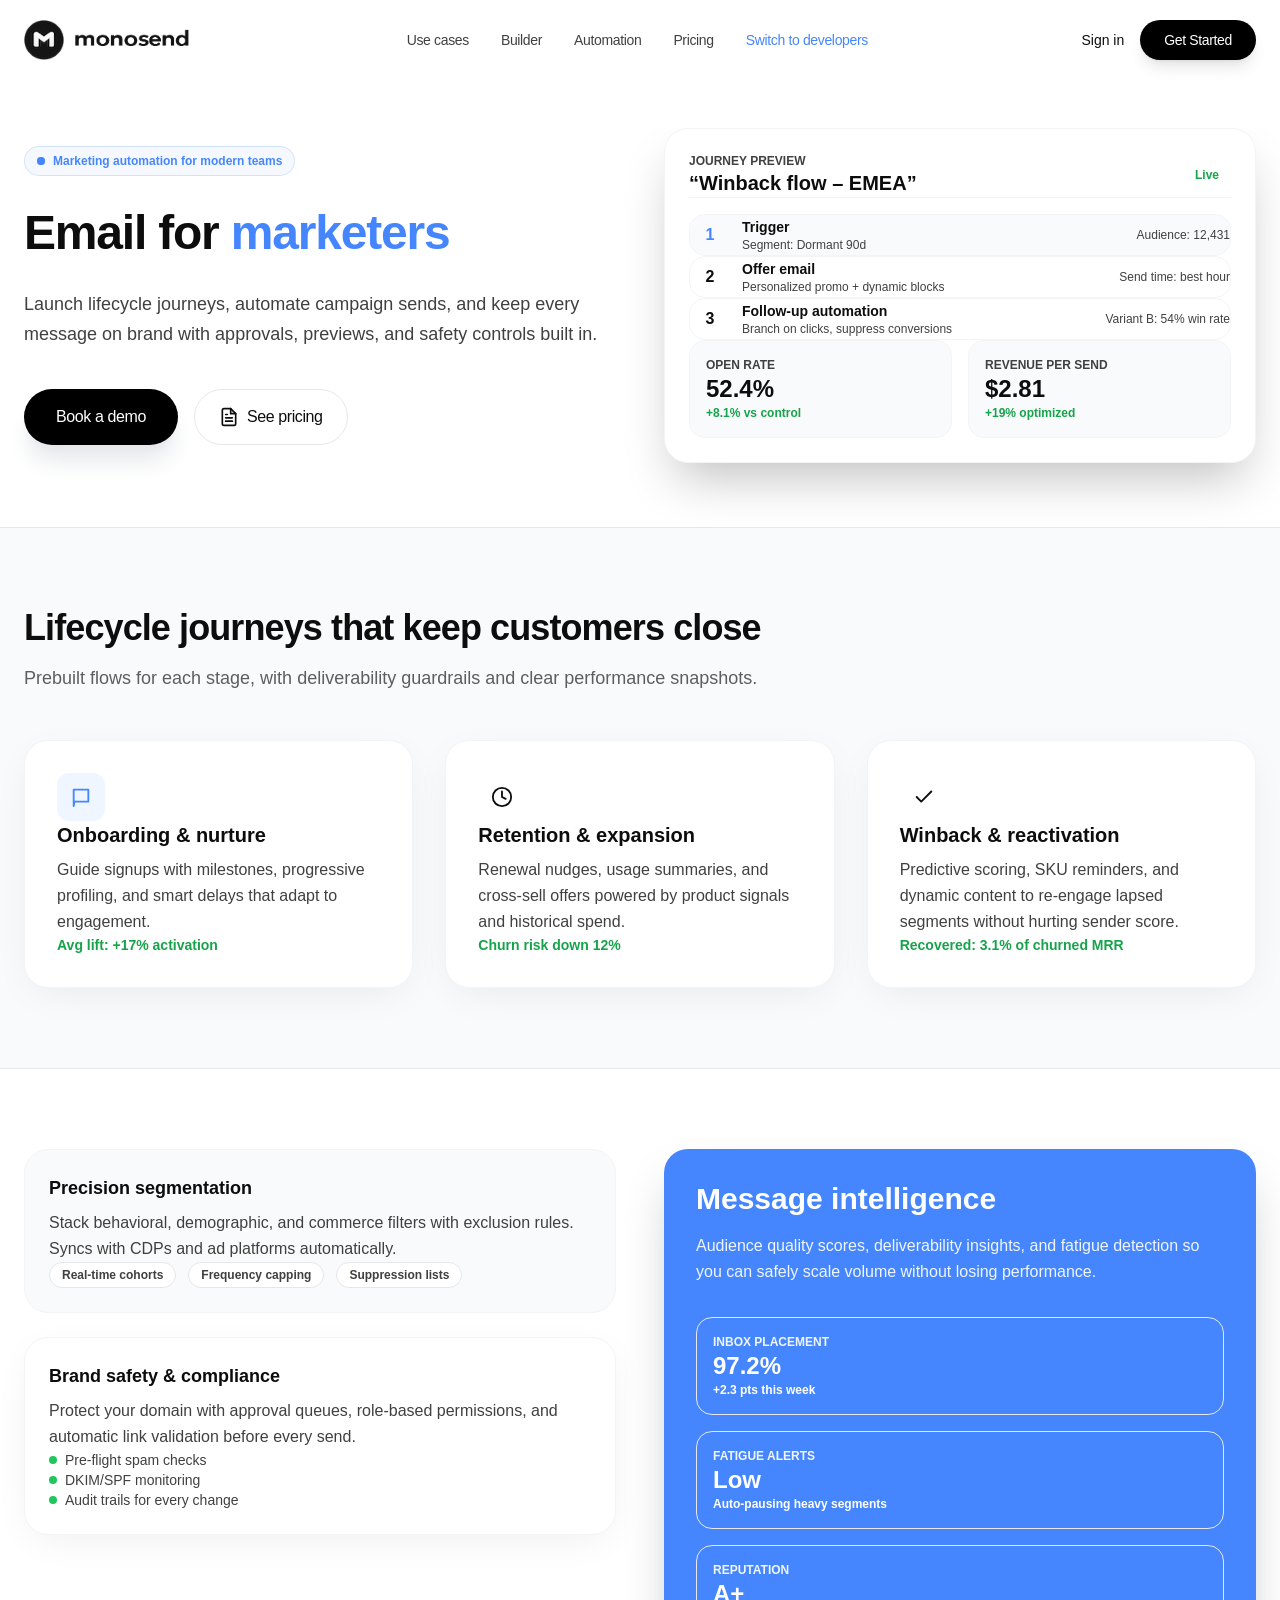
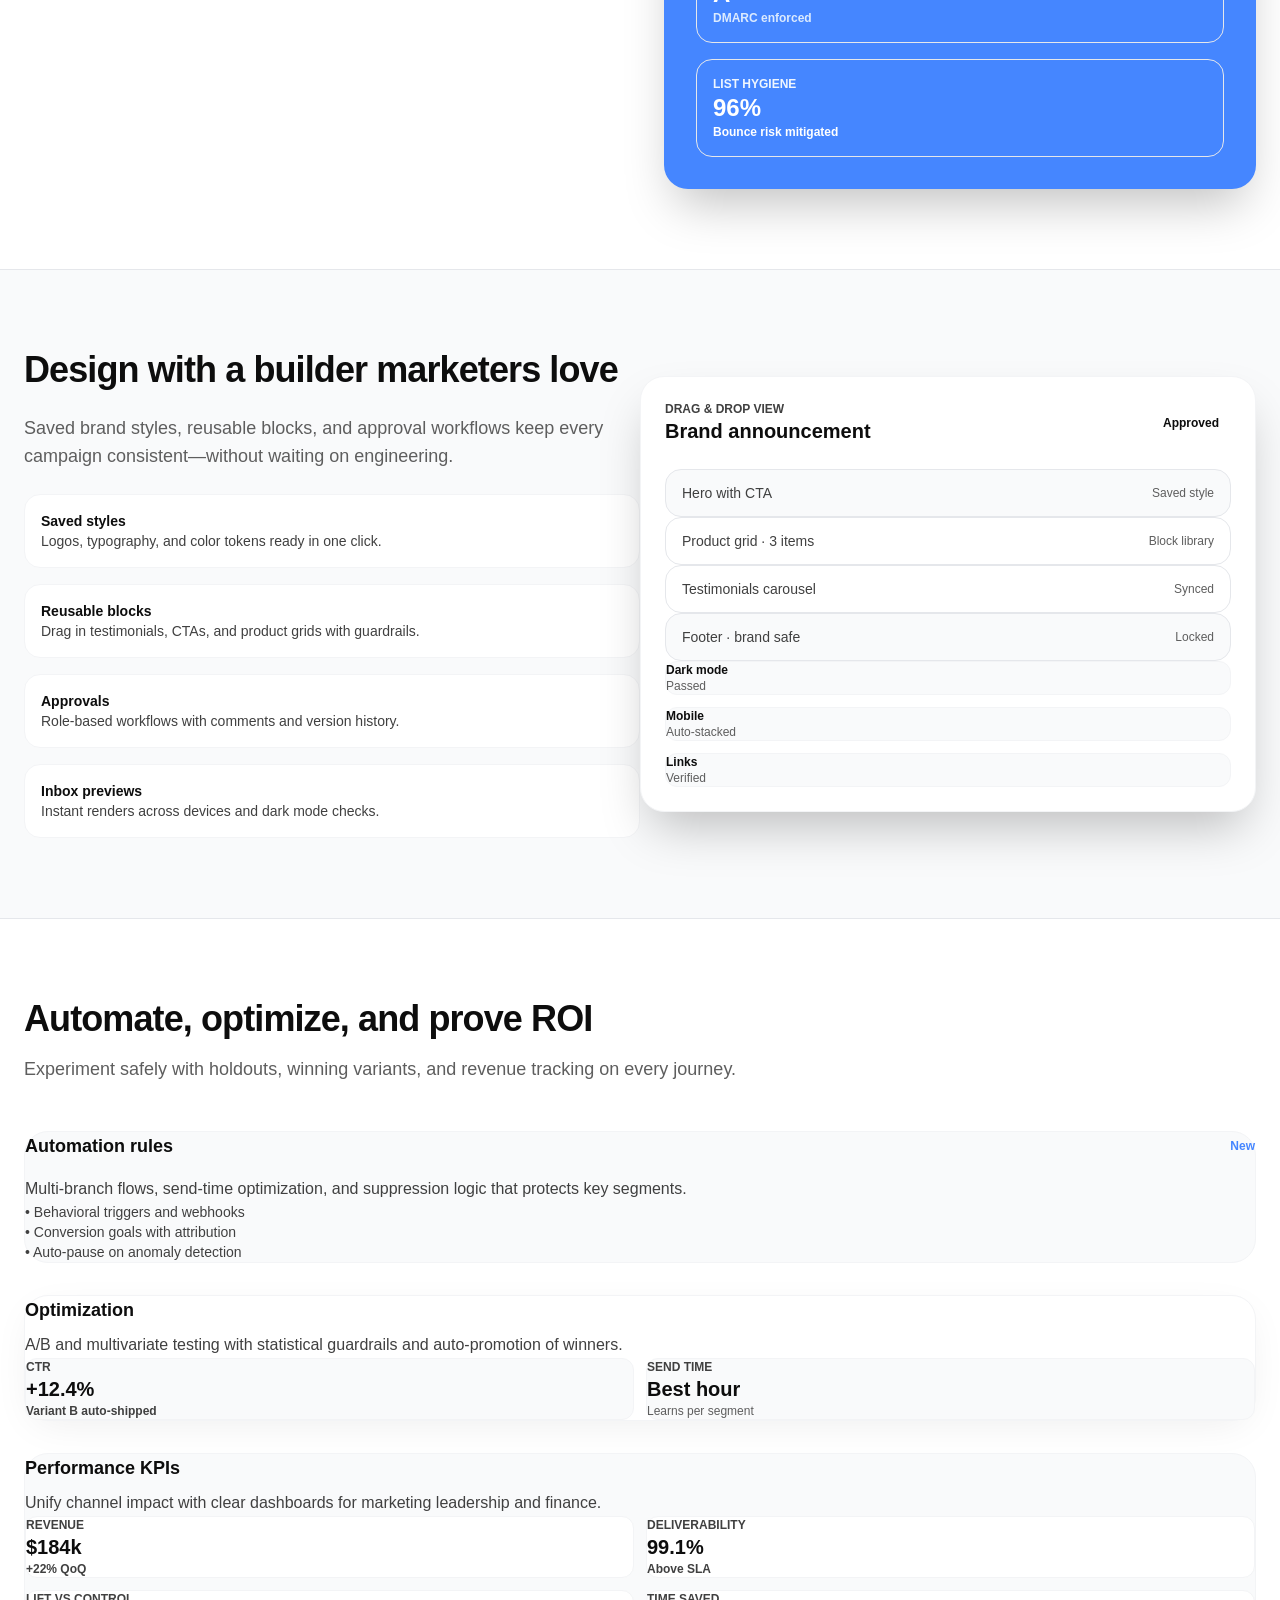
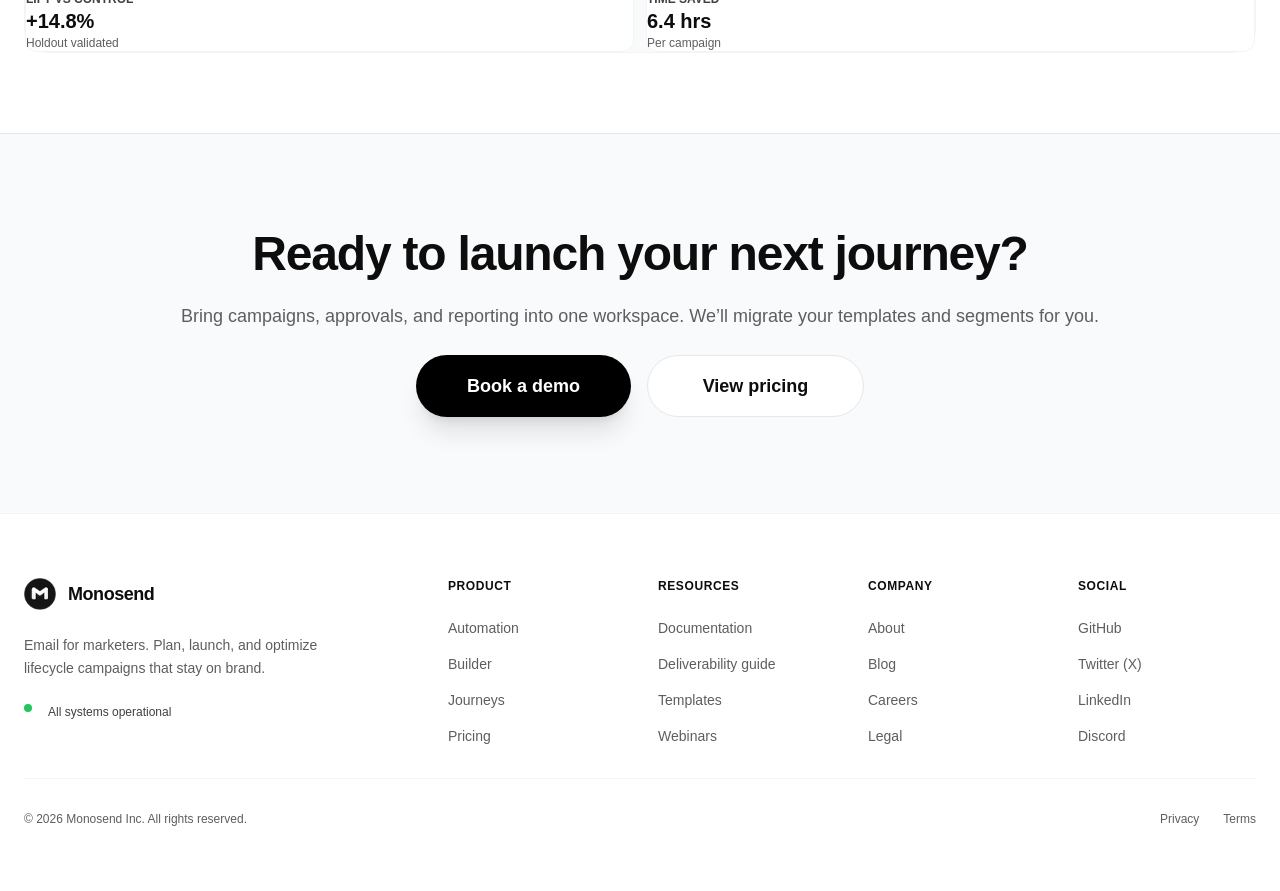
<file: email-marketers.html>
<!DOCTYPE html>
<html lang="en">
<head>
  <meta charset="UTF-8" />
  <meta name="viewport" content="width=device-width, initial-scale=1.0" />
  <title>Monosend - Email for Marketers</title>
  <meta name="description" content="Campaign automation, segmentation, and testing built for modern marketing teams." />

  <link rel="stylesheet" href="./css/styles.css" />

  <!-- Favicon and App Icons -->
  <link rel="icon" href="/favicon-48x48.png" />

  <link rel="preconnect" href="https://fonts.googleapis.com/" />
  <link rel="preconnect" href="https://fonts.gstatic.com/" crossorigin />
  <link rel="stylesheet" href="./css/css2" />

  <style>
    [data-anim] {
      opacity: 0;
      transition: opacity 0.6s ease, transform 0.6s ease;
    }
    [data-anim="fade-up"] { transform: translateY(30px); }
    [data-anim="fade-up-scale"] { transform: translateY(15px) scale(0.94); }
    [data-anim].is-visible {
      opacity: 1;
      transform: translateY(0) scale(1);
    }
    @keyframes slide-down {
      to { transform: translateY(0); opacity: 1; }
    }
  </style>
</head>

<body class="font-satoshi bg-white text-text-dark overflow-x-hidden">
  <header class="fixed top-0 left-0 w-full z-50 bg-white/95 backdrop-blur-sm py-5 transform -translate-y-5 opacity-0" style="animation: slide-down 0.5s 0.1s cubic-bezier(0.16, 1, 0.3, 1) forwards;">
    <nav class="max-w-7xl mx-auto px-6 flex justify-between items-center">
      <a href="/" class="flex items-center gap-2 group">
        <div class="w-10 h-10 rounded-xl flex items-center justify-center transform group-hover:rotate-12 transition-transform duration-300">
          <img src="/favicon-48x48.png" alt="Monosend Logo" class="h-7 w-7 mr-2" />
        </div>
        <img src="/logo.png" alt="Monosend" class="h-8 object-contain" />
      </a>

      <div class="hidden md:flex items-center gap-8">
        <a href="#use-cases" class="text-sm font-medium tracking-tight text-text-medium hover:text-primary-blue transition-colors">Use cases</a>
        <a href="#builder" class="text-sm font-medium tracking-tight text-text-medium hover:text-primary-blue transition-colors">Builder</a>
        <a href="#automation" class="text-sm font-medium tracking-tight text-text-medium hover:text-primary-blue transition-colors">Automation</a>
        <a href="#cta" class="text-sm font-medium tracking-tight text-text-medium hover:text-primary-blue transition-colors">Pricing</a>
        <a href="/email-developers.html" class="text-sm font-medium tracking-tight text-primary-blue hover:text-text-dark transition-colors">Switch to developers</a>
      </div>

      <div class="hidden md:flex items-center gap-4">
        <a href="#" class="text-sm font-medium text-text-dark hover:text-primary-blue">Sign in</a>
        <a href="#cta" class="inline-flex items-center justify-center px-6 py-2.5 rounded-full bg-black text-white font-medium tracking-tight text-sm transition-all hover:bg-primary-blue shadow-lg hover:shadow-primary-blue/30">Get Started</a>
      </div>

      <button id="mobile-menu-btn" class="md:hidden p-2 text-text-dark focus:outline-none z-50">
        <svg id="icon-menu" class="w-8 h-8" fill="none" stroke="currentColor" viewBox="0 0 24 24"><path stroke-linecap="round" stroke-linejoin="round" stroke-width="2" d="M4 6h16M4 12h16M4 18h16"></path></svg>
        <svg id="icon-close" class="w-8 h-8 hidden" fill="none" stroke="currentColor" viewBox="0 0 24 24"><path stroke-linecap="round" stroke-linejoin="round" stroke-width="2" d="M6 18L18 6M6 6l12 12"></path></svg>
      </button>
    </nav>
  </header>

  <div id="mobile-menu" class="fixed inset-0 bg-white z-40 transform translate-x-full transition-transform duration-300 ease-in-out md:hidden flex flex-col items-center justify-center gap-8 pt-24">
    <a href="#use-cases" class="text-2xl font-medium text-text-dark hover:text-primary-blue transition-colors">Use cases</a>
    <a href="#builder" class="text-2xl font-medium text-text-dark hover:text-primary-blue transition-colors">Builder</a>
    <a href="#automation" class="text-2xl font-medium text-text-dark hover:text-primary-blue transition-colors">Automation</a>
    <a href="#cta" class="text-2xl font-medium text-text-dark hover:text-primary-blue transition-colors">Pricing</a>
    <a href="/email-developers.html" class="text-2xl font-medium text-primary-blue hover:text-text-dark transition-colors">Switch to developers</a>
    <a href="#cta" class="px-8 py-3 rounded-full bg-black text-white font-medium text-xl transition-all hover:bg-primary-blue shadow-lg">Get Started</a>
  </div>

  <main class="pt-32">
    <section id="hero" class="pt-10 pb-16 bg-white overflow-hidden">
      <div class="max-w-7xl mx-auto px-6 grid grid-cols-1 lg:grid-cols-2 gap-12 items-center">
        <div class="flex flex-col gap-8 items-start" data-anim="fade-up">
          <div class="inline-flex items-center gap-2 bg-primary-blue bg-opacity-5 text-primary-blue px-3 py-1.5 rounded-full text-xs font-semibold w-fit border border-primary-blue/20">
            <span class="relative flex h-2 w-2">
              <span class="animate-ping absolute inline-flex h-full w-full rounded-full bg-primary-blue opacity-75"></span>
              <span class="relative inline-flex rounded-full h-2 w-2 bg-primary-blue"></span>
            </span>
            Marketing automation for modern teams
          </div>

          <h1 class="font-inter-display text-5xl md:text-6xl font-bold leading-[1.05] tracking-tight text-text-dark">
            Email for <span class="text-primary-blue">marketers</span>
          </h1>
          <p class="text-lg leading-relaxed tracking-normal text-text-medium max-w-xl">
            Launch lifecycle journeys, automate campaign sends, and keep every message on brand with approvals, previews, and safety controls built in.
          </p>

          <div class="flex items-center gap-4 flex-wrap mt-2">
            <a href="#cta" class="inline-flex items-center justify-center px-8 py-3.5 rounded-full bg-black text-white font-medium tracking-tight text-base transition-all hover:bg-primary-blue shadow-xl shadow-gray-200 hover:shadow-primary-blue/20 h-14">Book a demo</a>
            <a href="#cta" class="flex items-center gap-2 px-6 py-3.5 rounded-full border border-gray-200 text-text-dark font-medium tracking-tight hover:bg-gray-50 h-14 transition-colors">
              <svg width="20" height="20" viewBox="0 0 24 24" fill="none" stroke="currentColor" stroke-width="2" stroke-linecap="round" stroke-linejoin="round"><path d="M14 2H6a2 2 0 0 0-2 2v16a2 2 0 0 0 2 2h12a2 2 0 0 0 2-2V8z"></path><polyline points="14 2 14 8 20 8"></polyline><line x1="16" y1="13" x2="8" y2="13"></line><line x1="16" y1="17" x2="8" y2="17"></line><polyline points="10 9 9 9 8 9"></polyline></svg>
              <span>See pricing</span>
            </a>
          </div>
        </div>

        <div class="relative" data-anim="fade-up-scale">
          <div class="absolute -top-10 -right-10 w-72 h-72 bg-primary-blue/10 blur-[120px] rounded-full"></div>
          <div class="bg-white border border-gray-100 shadow-2xl rounded-3xl p-6 relative overflow-hidden">
            <div class="flex items-center justify-between border-b border-gray-100 pb-4 mb-4">
              <div>
                <p class="text-xs font-semibold text-text-medium uppercase">Journey preview</p>
                <p class="text-xl font-bold text-text-dark">“Winback flow – EMEA”</p>
              </div>
              <span class="px-3 py-1 rounded-full bg-green-50 text-green-600 text-xs font-semibold">Live</span>
            </div>

            <div class="space-y-4">
              <div class="flex items-center gap-3 p-3 rounded-2xl bg-gray-50 border border-gray-100">
                <div class="w-10 h-10 rounded-full bg-primary-blue/10 text-primary-blue flex items-center justify-center font-bold">1</div>
                <div>
                  <p class="text-sm font-bold text-text-dark">Trigger</p>
                  <p class="text-xs text-text-medium">Segment: Dormant 90d</p>
                </div>
                <span class="ml-auto text-xs text-text-medium">Audience: 12,431</span>
              </div>

              <div class="flex items-center gap-3 p-3 rounded-2xl bg-white border border-gray-100 shadow-sm">
                <div class="w-10 h-10 rounded-full bg-amber-50 text-amber-500 flex items-center justify-center font-bold">2</div>
                <div>
                  <p class="text-sm font-bold text-text-dark">Offer email</p>
                  <p class="text-xs text-text-medium">Personalized promo + dynamic blocks</p>
                </div>
                <span class="ml-auto text-xs text-text-medium">Send time: best hour</span>
              </div>

              <div class="flex items-center gap-3 p-3 rounded-2xl bg-white border border-gray-100 shadow-sm">
                <div class="w-10 h-10 rounded-full bg-emerald-50 text-emerald-600 flex items-center justify-center font-bold">3</div>
                <div>
                  <p class="text-sm font-bold text-text-dark">Follow-up automation</p>
                  <p class="text-xs text-text-medium">Branch on clicks, suppress conversions</p>
                </div>
                <span class="ml-auto text-xs text-text-medium">Variant B: 54% win rate</span>
              </div>
            </div>

            <div class="grid grid-cols-2 gap-4 mt-6">
              <div class="p-4 rounded-2xl bg-gray-50 border border-gray-100">
                <p class="text-xs font-semibold text-text-medium uppercase">Open rate</p>
                <p class="text-2xl font-bold text-text-dark">52.4%</p>
                <p class="text-xs text-green-600 font-semibold">+8.1% vs control</p>
              </div>
              <div class="p-4 rounded-2xl bg-gray-50 border border-gray-100">
                <p class="text-xs font-semibold text-text-medium uppercase">Revenue per send</p>
                <p class="text-2xl font-bold text-text-dark">$2.81</p>
                <p class="text-xs text-green-600 font-semibold">+19% optimized</p>
              </div>
            </div>
          </div>
        </div>
      </div>
    </section>

    <section id="use-cases" class="py-20 bg-gray-50 border-t border-gray-200">
      <div class="max-w-7xl mx-auto px-6">
        <div class="max-w-3xl mb-12" data-anim="fade-up">
          <h2 class="font-inter-display text-4xl font-bold tracking-tight text-text-dark mb-4">Lifecycle journeys that keep customers close</h2>
          <p class="text-lg text-text-light">Prebuilt flows for each stage, with deliverability guardrails and clear performance snapshots.</p>
        </div>

        <div class="grid grid-cols-1 md:grid-cols-3 gap-8">
          <div class="p-8 rounded-3xl bg-white border border-gray-100 shadow-card" data-anim="fade-up" data-anim-delay="0.1">
            <div class="w-12 h-12 rounded-xl bg-blue-50 text-primary-blue flex items-center justify-center mb-5">
              <svg width="22" height="22" viewBox="0 0 24 24" fill="none" stroke="currentColor" stroke-width="2" stroke-linecap="round" stroke-linejoin="round"><path d="M4 4h16v13H5l-1 5z"></path></svg>
            </div>
            <h3 class="text-xl font-bold text-text-dark mb-2">Onboarding & nurture</h3>
            <p class="text-text-medium leading-relaxed">Guide signups with milestones, progressive profiling, and smart delays that adapt to engagement.</p>
            <p class="mt-4 text-sm text-green-600 font-semibold">Avg lift: +17% activation</p>
          </div>

          <div class="p-8 rounded-3xl bg-white border border-gray-100 shadow-card" data-anim="fade-up" data-anim-delay="0.2">
            <div class="w-12 h-12 rounded-xl bg-amber-50 text-amber-500 flex items-center justify-center mb-5">
              <svg width="22" height="22" viewBox="0 0 24 24" fill="none" stroke="currentColor" stroke-width="2" stroke-linecap="round" stroke-linejoin="round"><circle cx="12" cy="12" r="10"></circle><path d="M12 6v6l4 2"></path></svg>
            </div>
            <h3 class="text-xl font-bold text-text-dark mb-2">Retention & expansion</h3>
            <p class="text-text-medium leading-relaxed">Renewal nudges, usage summaries, and cross-sell offers powered by product signals and historical spend.</p>
            <p class="mt-4 text-sm text-green-600 font-semibold">Churn risk down 12%</p>
          </div>

          <div class="p-8 rounded-3xl bg-white border border-gray-100 shadow-card" data-anim="fade-up" data-anim-delay="0.3">
            <div class="w-12 h-12 rounded-xl bg-emerald-50 text-emerald-600 flex items-center justify-center mb-5">
              <svg width="22" height="22" viewBox="0 0 24 24" fill="none" stroke="currentColor" stroke-width="2" stroke-linecap="round" stroke-linejoin="round"><path d="M20 6L9 17l-5-5"></path></svg>
            </div>
            <h3 class="text-xl font-bold text-text-dark mb-2">Winback & reactivation</h3>
            <p class="text-text-medium leading-relaxed">Predictive scoring, SKU reminders, and dynamic content to re-engage lapsed segments without hurting sender score.</p>
            <p class="mt-4 text-sm text-green-600 font-semibold">Recovered: 3.1% of churned MRR</p>
          </div>
        </div>
      </div>
    </section>

    <section class="py-20 bg-white border-t border-gray-200">
      <div class="max-w-7xl mx-auto px-6 grid grid-cols-1 lg:grid-cols-2 gap-12 items-start">
        <div class="space-y-6" data-anim="fade-up">
          <div class="p-6 rounded-3xl bg-gray-50 border border-gray-100">
            <h3 class="text-lg font-bold text-text-dark mb-2">Precision segmentation</h3>
            <p class="text-text-medium leading-relaxed">Stack behavioral, demographic, and commerce filters with exclusion rules. Syncs with CDPs and ad platforms automatically.</p>
            <div class="mt-4 flex gap-3 flex-wrap text-xs font-semibold text-text-medium">
              <span class="px-3 py-1 rounded-full bg-white border border-gray-200">Real-time cohorts</span>
              <span class="px-3 py-1 rounded-full bg-white border border-gray-200">Frequency capping</span>
              <span class="px-3 py-1 rounded-full bg-white border border-gray-200">Suppression lists</span>
            </div>
          </div>

          <div class="p-6 rounded-3xl bg-white border border-gray-100 shadow-card" data-anim="fade-up" data-anim-delay="0.1">
            <h3 class="text-lg font-bold text-text-dark mb-2">Brand safety & compliance</h3>
            <p class="text-text-medium leading-relaxed">Protect your domain with approval queues, role-based permissions, and automatic link validation before every send.</p>
            <ul class="mt-4 space-y-2 text-sm text-text-medium">
              <li class="flex items-center gap-2"><span class="w-2 h-2 rounded-full bg-green-500"></span>Pre-flight spam checks</li>
              <li class="flex items-center gap-2"><span class="w-2 h-2 rounded-full bg-green-500"></span>DKIM/SPF monitoring</li>
              <li class="flex items-center gap-2"><span class="w-2 h-2 rounded-full bg-green-500"></span>Audit trails for every change</li>
            </ul>
          </div>
        </div>

        <div class="p-8 rounded-3xl bg-primary-blue text-white shadow-2xl relative overflow-hidden" data-anim="fade-up-scale">
          <div class="absolute -top-10 -right-12 w-56 h-56 bg-white/10 blur-3xl"></div>
          <h3 class="text-3xl font-bold font-inter-display mb-4">Message intelligence</h3>
          <p class="text-blue-50 mb-8 leading-relaxed">Audience quality scores, deliverability insights, and fatigue detection so you can safely scale volume without losing performance.</p>
          <div class="grid grid-cols-1 sm:grid-cols-2 gap-4">
            <div class="bg-white/10 rounded-2xl p-4 border border-white/20">
              <p class="text-xs uppercase font-semibold text-blue-50">Inbox placement</p>
              <p class="text-2xl font-bold">97.2%</p>
              <p class="text-xs text-emerald-200 font-semibold">+2.3 pts this week</p>
            </div>
            <div class="bg-white/10 rounded-2xl p-4 border border-white/20">
              <p class="text-xs uppercase font-semibold text-blue-50">Fatigue alerts</p>
              <p class="text-2xl font-bold">Low</p>
              <p class="text-xs text-amber-100 font-semibold">Auto-pausing heavy segments</p>
            </div>
            <div class="bg-white/10 rounded-2xl p-4 border border-white/20">
              <p class="text-xs uppercase font-semibold text-blue-50">Reputation</p>
              <p class="text-2xl font-bold">A+</p>
              <p class="text-xs text-blue-100 font-semibold">DMARC enforced</p>
            </div>
            <div class="bg-white/10 rounded-2xl p-4 border border-white/20">
              <p class="text-xs uppercase font-semibold text-blue-50">List hygiene</p>
              <p class="text-2xl font-bold">96%</p>
              <p class="text-xs text-emerald-200 font-semibold">Bounce risk mitigated</p>
            </div>
          </div>
        </div>
      </div>
    </section>

    <section id="builder" class="py-20 bg-gray-50 border-t border-gray-200">
      <div class="max-w-7xl mx-auto px-6 grid grid-cols-1 lg:grid-cols-2 gap-14 items-center">
        <div class="space-y-6" data-anim="fade-up">
          <h2 class="font-inter-display text-4xl font-bold tracking-tight text-text-dark">Design with a builder marketers love</h2>
          <p class="text-lg text-text-light">Saved brand styles, reusable blocks, and approval workflows keep every campaign consistent—without waiting on engineering.</p>
          <div class="grid grid-cols-1 sm:grid-cols-2 gap-4">
            <div class="p-4 rounded-2xl bg-white border border-gray-100 shadow-sm">
              <h4 class="text-sm font-bold text-text-dark mb-1">Saved styles</h4>
              <p class="text-sm text-text-medium">Logos, typography, and color tokens ready in one click.</p>
            </div>
            <div class="p-4 rounded-2xl bg-white border border-gray-100 shadow-sm">
              <h4 class="text-sm font-bold text-text-dark mb-1">Reusable blocks</h4>
              <p class="text-sm text-text-medium">Drag in testimonials, CTAs, and product grids with guardrails.</p>
            </div>
            <div class="p-4 rounded-2xl bg-white border border-gray-100 shadow-sm">
              <h4 class="text-sm font-bold text-text-dark mb-1">Approvals</h4>
              <p class="text-sm text-text-medium">Role-based workflows with comments and version history.</p>
            </div>
            <div class="p-4 rounded-2xl bg-white border border-gray-100 shadow-sm">
              <h4 class="text-sm font-bold text-text-dark mb-1">Inbox previews</h4>
              <p class="text-sm text-text-medium">Instant renders across devices and dark mode checks.</p>
            </div>
          </div>
        </div>

        <div class="relative" data-anim="fade-up-scale">
          <div class="bg-white border border-gray-100 rounded-3xl shadow-2xl p-6">
            <div class="flex items-center justify-between mb-6">
              <div>
                <p class="text-xs font-semibold text-text-medium uppercase">Drag & drop view</p>
                <p class="text-xl font-bold text-text-dark">Brand announcement</p>
              </div>
              <span class="px-3 py-1 rounded-full bg-emerald-50 text-emerald-600 text-xs font-semibold">Approved</span>
            </div>
            <div class="space-y-4">
              <div class="h-12 rounded-2xl bg-gray-50 border border-dashed border-gray-200 flex items-center px-4 justify-between">
                <span class="text-sm font-medium text-text-medium">Hero with CTA</span>
                <span class="text-xs text-text-light">Saved style</span>
              </div>
              <div class="h-12 rounded-2xl bg-white border border-gray-200 shadow-sm flex items-center px-4 justify-between">
                <span class="text-sm font-medium text-text-medium">Product grid · 3 items</span>
                <span class="text-xs text-text-light">Block library</span>
              </div>
              <div class="h-12 rounded-2xl bg-white border border-gray-200 shadow-sm flex items-center px-4 justify-between">
                <span class="text-sm font-medium text-text-medium">Testimonials carousel</span>
                <span class="text-xs text-text-light">Synced</span>
              </div>
              <div class="h-12 rounded-2xl bg-gray-50 border border-dashed border-gray-200 flex items-center px-4 justify-between">
                <span class="text-sm font-medium text-text-medium">Footer · brand safe</span>
                <span class="text-xs text-text-light">Locked</span>
              </div>
            </div>

            <div class="mt-6 grid grid-cols-3 gap-3 text-xs text-text-medium">
              <div class="p-3 rounded-xl bg-gray-50 border border-gray-100">
                <p class="font-semibold text-text-dark">Dark mode</p>
                <p class="text-text-light">Passed</p>
              </div>
              <div class="p-3 rounded-xl bg-gray-50 border border-gray-100">
                <p class="font-semibold text-text-dark">Mobile</p>
                <p class="text-text-light">Auto-stacked</p>
              </div>
              <div class="p-3 rounded-xl bg-gray-50 border border-gray-100">
                <p class="font-semibold text-text-dark">Links</p>
                <p class="text-text-light">Verified</p>
              </div>
            </div>
          </div>
        </div>
      </div>
    </section>

    <section id="automation" class="py-20 bg-white border-t border-gray-200">
      <div class="max-w-7xl mx-auto px-6 flex flex-col gap-12">
        <div class="max-w-3xl" data-anim="fade-up">
          <h2 class="font-inter-display text-4xl font-bold tracking-tight text-text-dark mb-4">Automate, optimize, and prove ROI</h2>
          <p class="text-lg text-text-light">Experiment safely with holdouts, winning variants, and revenue tracking on every journey.</p>
        </div>

        <div class="grid grid-cols-1 lg:grid-cols-3 gap-8">
          <div class="p-7 rounded-3xl bg-gray-50 border border-gray-100" data-anim="fade-up" data-anim-delay="0.1">
            <div class="flex items-center justify-between mb-4">
              <h3 class="text-lg font-bold text-text-dark">Automation rules</h3>
              <span class="px-2 py-1 rounded-full bg-primary-blue/10 text-primary-blue text-xs font-semibold">New</span>
            </div>
            <p class="text-text-medium leading-relaxed">Multi-branch flows, send-time optimization, and suppression logic that protects key segments.</p>
            <div class="mt-4 text-sm text-text-medium space-y-2">
              <p>• Behavioral triggers and webhooks</p>
              <p>• Conversion goals with attribution</p>
              <p>• Auto-pause on anomaly detection</p>
            </div>
          </div>

          <div class="p-7 rounded-3xl bg-white border border-gray-100 shadow-card" data-anim="fade-up" data-anim-delay="0.2">
            <h3 class="text-lg font-bold text-text-dark mb-2">Optimization</h3>
            <p class="text-text-medium leading-relaxed">A/B and multivariate testing with statistical guardrails and auto-promotion of winners.</p>
            <div class="grid grid-cols-2 gap-3 mt-4 text-sm text-text-medium">
              <div class="p-3 rounded-xl bg-gray-50 border border-gray-100">
                <p class="text-xs font-semibold text-text-medium uppercase">CTR</p>
                <p class="text-xl font-bold text-text-dark">+12.4%</p>
                <p class="text-xs text-emerald-600 font-semibold">Variant B auto-shipped</p>
              </div>
              <div class="p-3 rounded-xl bg-gray-50 border border-gray-100">
                <p class="text-xs font-semibold text-text-medium uppercase">Send time</p>
                <p class="text-xl font-bold text-text-dark">Best hour</p>
                <p class="text-xs text-text-light">Learns per segment</p>
              </div>
            </div>
          </div>

          <div class="p-7 rounded-3xl bg-gray-50 border border-gray-100" data-anim="fade-up" data-anim-delay="0.3">
            <h3 class="text-lg font-bold text-text-dark mb-2">Performance KPIs</h3>
            <p class="text-text-medium leading-relaxed">Unify channel impact with clear dashboards for marketing leadership and finance.</p>
            <div class="mt-5 grid grid-cols-2 gap-3 text-sm text-text-medium">
              <div class="p-3 rounded-xl bg-white border border-gray-100 shadow-sm">
                <p class="text-xs font-semibold text-text-medium uppercase">Revenue</p>
                <p class="text-xl font-bold text-text-dark">$184k</p>
                <p class="text-xs text-emerald-600 font-semibold">+22% QoQ</p>
              </div>
              <div class="p-3 rounded-xl bg-white border border-gray-100 shadow-sm">
                <p class="text-xs font-semibold text-text-medium uppercase">Deliverability</p>
                <p class="text-xl font-bold text-text-dark">99.1%</p>
                <p class="text-xs text-emerald-600 font-semibold">Above SLA</p>
              </div>
              <div class="p-3 rounded-xl bg-white border border-gray-100 shadow-sm">
                <p class="text-xs font-semibold text-text-medium uppercase">Lift vs control</p>
                <p class="text-xl font-bold text-text-dark">+14.8%</p>
                <p class="text-xs text-text-light">Holdout validated</p>
              </div>
              <div class="p-3 rounded-xl bg-white border border-gray-100 shadow-sm">
                <p class="text-xs font-semibold text-text-medium uppercase">Time saved</p>
                <p class="text-xl font-bold text-text-dark">6.4 hrs</p>
                <p class="text-xs text-text-light">Per campaign</p>
              </div>
            </div>
          </div>
        </div>
      </div>
    </section>

    <section id="cta" class="py-24 bg-gray-50 border-t border-gray-200" data-anim="fade-up">
      <div class="max-w-5xl mx-auto px-6 text-center flex flex-col gap-6 items-center">
        <h2 class="text-4xl md:text-5xl font-bold font-inter-display tracking-tight text-text-dark">Ready to launch your next journey?</h2>
        <p class="text-lg text-text-light leading-relaxed max-w-2xl">Bring campaigns, approvals, and reporting into one workspace. We’ll migrate your templates and segments for you.</p>
        <div class="flex flex-col sm:flex-row gap-4 w-full max-w-md justify-center">
          <a href="#" class="flex-1 inline-flex items-center justify-center px-8 py-4 rounded-full bg-black text-white font-bold text-lg hover:bg-primary-blue transition-colors shadow-xl">Book a demo</a>
          <a href="#" class="flex-1 inline-flex items-center justify-center px-8 py-4 rounded-full bg-white text-text-dark font-bold text-lg border border-gray-200 hover:bg-gray-50 transition-colors">View pricing</a>
        </div>
      </div>
    </section>
  </main>

  <footer class="py-16 bg-white border-t border-gray-100">
    <div class="max-w-7xl mx-auto px-6">
      <div class="grid grid-cols-1 md:grid-cols-2 lg:grid-cols-12 gap-10 mb-8">
        <div class="lg:col-span-4 flex flex-col gap-6 items-start pr-5">
          <a href="/" class="flex items-center gap-3">
            <div class="w-8 h-8 rounded-lg flex items-center justify-center">
              <img src="/favicon-48x48.png" alt="Monosend Logo" />
            </div>
            <span class="text-lg font-bold tracking-tight">Monosend</span>
          </a>
          <p class="text-sm text-text-light leading-relaxed max-w-xs">Email for marketers. Plan, launch, and optimize lifecycle campaigns that stay on brand.</p>
          <div class="flex gap-4">
            <div class="w-2 h-2 rounded-full bg-green-500 animate-pulse"></div>
            <span class="text-xs font-medium text-text-medium">All systems operational</span>
          </div>
        </div>

        <div class="lg:col-span-8 grid grid-cols-2 md:grid-cols-4 gap-8">
          <div class="flex flex-col gap-4">
            <h4 class="text-xs font-bold uppercase tracking-wider text-text-dark mb-2">Product</h4>
            <a href="#automation" class="text-sm text-text-light hover:text-primary-blue transition-colors">Automation</a>
            <a href="#builder" class="text-sm text-text-light hover:text-primary-blue transition-colors">Builder</a>
            <a href="#use-cases" class="text-sm text-text-light hover:text-primary-blue transition-colors">Journeys</a>
            <a href="#cta" class="text-sm text-text-light hover:text-primary-blue transition-colors">Pricing</a>
          </div>
          <div class="flex flex-col gap-4">
            <h4 class="text-xs font-bold uppercase tracking-wider text-text-dark mb-2">Resources</h4>
            <a href="#" class="text-sm text-text-light hover:text-primary-blue transition-colors">Documentation</a>
            <a href="#" class="text-sm text-text-light hover:text-primary-blue transition-colors">Deliverability guide</a>
            <a href="#" class="text-sm text-text-light hover:text-primary-blue transition-colors">Templates</a>
            <a href="#" class="text-sm text-text-light hover:text-primary-blue transition-colors">Webinars</a>
          </div>
          <div class="flex flex-col gap-4">
            <h4 class="text-xs font-bold uppercase tracking-wider text-text-dark mb-2">Company</h4>
            <a href="#" class="text-sm text-text-light hover:text-primary-blue transition-colors">About</a>
            <a href="#" class="text-sm text-text-light hover:text-primary-blue transition-colors">Blog</a>
            <a href="#" class="text-sm text-text-light hover:text-primary-blue transition-colors">Careers</a>
            <a href="#" class="text-sm text-text-light hover:text-primary-blue transition-colors">Legal</a>
          </div>
          <div class="flex flex-col gap-4">
            <h4 class="text-xs font-bold uppercase tracking-wider text-text-dark mb-2">Social</h4>
            <a href="#" class="text-sm text-text-light hover:text-primary-blue transition-colors">GitHub</a>
            <a href="#" class="text-sm text-text-light hover:text-primary-blue transition-colors">Twitter (X)</a>
            <a href="#" class="text-sm text-text-light hover:text-primary-blue transition-colors">LinkedIn</a>
            <a href="#" class="text-sm text-text-light hover:text-primary-blue transition-colors">Discord</a>
          </div>
        </div>
      </div>

      <div class="border-t border-gray-100 pt-8 flex flex-col md:flex-row justify-between items-center gap-4">
        <p class="text-xs text-text-light">© 2026 Monosend Inc. All rights reserved.</p>
        <div class="flex gap-6">
          <a href="#" class="text-xs text-text-light hover:text-text-dark">Privacy</a>
          <a href="#" class="text-xs text-text-light hover:text-text-dark">Terms</a>
        </div>
      </div>
    </div>
  </footer>

  <script>
    document.addEventListener('DOMContentLoaded', () => {
      const animatedElements = document.querySelectorAll('[data-anim]');
      const observer = new IntersectionObserver((entries) => {
        entries.forEach(entry => {
          if (entry.isIntersecting) {
            const delay = parseInt(entry.target.dataset.animDelay) || 0;
            setTimeout(() => {
              entry.target.classList.add('is-visible');
            }, delay * 1000);
            observer.unobserve(entry.target);
          }
        });
      }, { threshold: 0.1 });
      animatedElements.forEach(el => observer.observe(el));

      const menuBtn = document.getElementById('mobile-menu-btn');
      const mobileMenu = document.getElementById('mobile-menu');
      const iconMenu = document.getElementById('icon-menu');
      const iconClose = document.getElementById('icon-close');

      if (menuBtn && mobileMenu) {
        menuBtn.addEventListener('click', () => {
          mobileMenu.classList.toggle('translate-x-full');
          iconMenu.classList.toggle('hidden');
          iconClose.classList.toggle('hidden');
          document.body.style.overflow = mobileMenu.classList.contains('translate-x-full') ? '' : 'hidden';
        });

        mobileMenu.querySelectorAll('a').forEach(link => {
          link.addEventListener('click', () => {
            mobileMenu.classList.add('translate-x-full');
            iconMenu.classList.remove('hidden');
            iconClose.classList.add('hidden');
            document.body.style.overflow = '';
          });
        });
      }
    });
  </script>
</body>
</html>
</file>
<file: css/styles.css>
*, ::before, ::after {
  --tw-border-spacing-x: 0;
  --tw-border-spacing-y: 0;
  --tw-translate-x: 0;
  --tw-translate-y: 0;
  --tw-rotate: 0;
  --tw-skew-x: 0;
  --tw-skew-y: 0;
  --tw-scale-x: 1;
  --tw-scale-y: 1;
  --tw-pan-x:  ;
  --tw-pan-y:  ;
  --tw-pinch-zoom:  ;
  --tw-scroll-snap-strictness: proximity;
  --tw-gradient-from-position:  ;
  --tw-gradient-via-position:  ;
  --tw-gradient-to-position:  ;
  --tw-ordinal:  ;
  --tw-slashed-zero:  ;
  --tw-numeric-figure:  ;
  --tw-numeric-spacing:  ;
  --tw-numeric-fraction:  ;
  --tw-ring-inset:  ;
  --tw-ring-offset-width: 0px;
  --tw-ring-offset-color: #fff;
  --tw-ring-color: rgb(59 130 246 / 0.5);
  --tw-ring-offset-shadow: 0 0 #0000;
  --tw-ring-shadow: 0 0 #0000;
  --tw-shadow: 0 0 #0000;
  --tw-shadow-colored: 0 0 #0000;
  --tw-blur:  ;
  --tw-brightness:  ;
  --tw-contrast:  ;
  --tw-grayscale:  ;
  --tw-hue-rotate:  ;
  --tw-invert:  ;
  --tw-saturate:  ;
  --tw-sepia:  ;
  --tw-drop-shadow:  ;
  --tw-backdrop-blur:  ;
  --tw-backdrop-brightness:  ;
  --tw-backdrop-contrast:  ;
  --tw-backdrop-grayscale:  ;
  --tw-backdrop-hue-rotate:  ;
  --tw-backdrop-invert:  ;
  --tw-backdrop-opacity:  ;
  --tw-backdrop-saturate:  ;
  --tw-backdrop-sepia:  ;
  --tw-contain-size:  ;
  --tw-contain-layout:  ;
  --tw-contain-paint:  ;
  --tw-contain-style:  ;
}

::backdrop {
  --tw-border-spacing-x: 0;
  --tw-border-spacing-y: 0;
  --tw-translate-x: 0;
  --tw-translate-y: 0;
  --tw-rotate: 0;
  --tw-skew-x: 0;
  --tw-skew-y: 0;
  --tw-scale-x: 1;
  --tw-scale-y: 1;
  --tw-pan-x:  ;
  --tw-pan-y:  ;
  --tw-pinch-zoom:  ;
  --tw-scroll-snap-strictness: proximity;
  --tw-gradient-from-position:  ;
  --tw-gradient-via-position:  ;
  --tw-gradient-to-position:  ;
  --tw-ordinal:  ;
  --tw-slashed-zero:  ;
  --tw-numeric-figure:  ;
  --tw-numeric-spacing:  ;
  --tw-numeric-fraction:  ;
  --tw-ring-inset:  ;
  --tw-ring-offset-width: 0px;
  --tw-ring-offset-color: #fff;
  --tw-ring-color: rgb(59 130 246 / 0.5);
  --tw-ring-offset-shadow: 0 0 #0000;
  --tw-ring-shadow: 0 0 #0000;
  --tw-shadow: 0 0 #0000;
  --tw-shadow-colored: 0 0 #0000;
  --tw-blur:  ;
  --tw-brightness:  ;
  --tw-contrast:  ;
  --tw-grayscale:  ;
  --tw-hue-rotate:  ;
  --tw-invert:  ;
  --tw-saturate:  ;
  --tw-sepia:  ;
  --tw-drop-shadow:  ;
  --tw-backdrop-blur:  ;
  --tw-backdrop-brightness:  ;
  --tw-backdrop-contrast:  ;
  --tw-backdrop-grayscale:  ;
  --tw-backdrop-hue-rotate:  ;
  --tw-backdrop-invert:  ;
  --tw-backdrop-opacity:  ;
  --tw-backdrop-saturate:  ;
  --tw-backdrop-sepia:  ;
  --tw-contain-size:  ;
  --tw-contain-layout:  ;
  --tw-contain-paint:  ;
  --tw-contain-style:  ;
}

/*
! tailwindcss v3.4.18 | MIT License | https://tailwindcss.com
*/

/*
1. Prevent padding and border from affecting element width. (https://github.com/mozdevs/cssremedy/issues/4)
2. Allow adding a border to an element by just adding a border-width. (https://github.com/tailwindcss/tailwindcss/pull/116)
*/

*,
::before,
::after {
  box-sizing: border-box;
  /* 1 */
  border-width: 0;
  /* 2 */
  border-style: solid;
  /* 2 */
  border-color: #e5e7eb;
  /* 2 */
}

::before,
::after {
  --tw-content: '';
}

/*
1. Use a consistent sensible line-height in all browsers.
2. Prevent adjustments of font size after orientation changes in iOS.
3. Use a more readable tab size.
4. Use the user's configured `sans` font-family by default.
5. Use the user's configured `sans` font-feature-settings by default.
6. Use the user's configured `sans` font-variation-settings by default.
7. Disable tap highlights on iOS
*/

html,
:host {
  line-height: 1.5;
  /* 1 */
  -webkit-text-size-adjust: 100%;
  /* 2 */
  -moz-tab-size: 4;
  /* 3 */
  -o-tab-size: 4;
     tab-size: 4;
  /* 3 */
  font-family: ui-sans-serif, system-ui, sans-serif, "Apple Color Emoji", "Segoe UI Emoji", "Segoe UI Symbol", "Noto Color Emoji";
  /* 4 */
  font-feature-settings: normal;
  /* 5 */
  font-variation-settings: normal;
  /* 6 */
  -webkit-tap-highlight-color: transparent;
  /* 7 */
}

/*
1. Remove the margin in all browsers.
2. Inherit line-height from `html` so users can set them as a class directly on the `html` element.
*/

body {
  margin: 0;
  /* 1 */
  line-height: inherit;
  /* 2 */
}

/*
1. Add the correct height in Firefox.
2. Correct the inheritance of border color in Firefox. (https://bugzilla.mozilla.org/show_bug.cgi?id=190655)
3. Ensure horizontal rules are visible by default.
*/

hr {
  height: 0;
  /* 1 */
  color: inherit;
  /* 2 */
  border-top-width: 1px;
  /* 3 */
}

/*
Add the correct text decoration in Chrome, Edge, and Safari.
*/

abbr:where([title]) {
  -webkit-text-decoration: underline dotted;
          text-decoration: underline dotted;
}

/*
Remove the default font size and weight for headings.
*/

h1,
h2,
h3,
h4,
h5,
h6 {
  font-size: inherit;
  font-weight: inherit;
}

/*
Reset links to optimize for opt-in styling instead of opt-out.
*/

a {
  color: inherit;
  text-decoration: inherit;
}

/*
Add the correct font weight in Edge and Safari.
*/

b,
strong {
  font-weight: bolder;
}

/*
1. Use the user's configured `mono` font-family by default.
2. Use the user's configured `mono` font-feature-settings by default.
3. Use the user's configured `mono` font-variation-settings by default.
4. Correct the odd `em` font sizing in all browsers.
*/

code,
kbd,
samp,
pre {
  font-family: ui-monospace, SFMono-Regular, Menlo, Monaco, Consolas, "Liberation Mono", "Courier New", monospace;
  /* 1 */
  font-feature-settings: normal;
  /* 2 */
  font-variation-settings: normal;
  /* 3 */
  font-size: 1em;
  /* 4 */
}

/*
Add the correct font size in all browsers.
*/

small {
  font-size: 80%;
}

/*
Prevent `sub` and `sup` elements from affecting the line height in all browsers.
*/

sub,
sup {
  font-size: 75%;
  line-height: 0;
  position: relative;
  vertical-align: baseline;
}

sub {
  bottom: -0.25em;
}

sup {
  top: -0.5em;
}

/*
1. Remove text indentation from table contents in Chrome and Safari. (https://bugs.chromium.org/p/chromium/issues/detail?id=999088, https://bugs.webkit.org/show_bug.cgi?id=201297)
2. Correct table border color inheritance in all Chrome and Safari. (https://bugs.chromium.org/p/chromium/issues/detail?id=935729, https://bugs.webkit.org/show_bug.cgi?id=195016)
3. Remove gaps between table borders by default.
*/

table {
  text-indent: 0;
  /* 1 */
  border-color: inherit;
  /* 2 */
  border-collapse: collapse;
  /* 3 */
}

/*
1. Change the font styles in all browsers.
2. Remove the margin in Firefox and Safari.
3. Remove default padding in all browsers.
*/

button,
input,
optgroup,
select,
textarea {
  font-family: inherit;
  /* 1 */
  font-feature-settings: inherit;
  /* 1 */
  font-variation-settings: inherit;
  /* 1 */
  font-size: 100%;
  /* 1 */
  font-weight: inherit;
  /* 1 */
  line-height: inherit;
  /* 1 */
  letter-spacing: inherit;
  /* 1 */
  color: inherit;
  /* 1 */
  margin: 0;
  /* 2 */
  padding: 0;
  /* 3 */
}

/*
Remove the inheritance of text transform in Edge and Firefox.
*/

button,
select {
  text-transform: none;
}

/*
1. Correct the inability to style clickable types in iOS and Safari.
2. Remove default button styles.
*/

button,
input:where([type='button']),
input:where([type='reset']),
input:where([type='submit']) {
  -webkit-appearance: button;
  /* 1 */
  background-color: transparent;
  /* 2 */
  background-image: none;
  /* 2 */
}

/*
Use the modern Firefox focus style for all focusable elements.
*/

:-moz-focusring {
  outline: auto;
}

/*
Remove the additional `:invalid` styles in Firefox. (https://github.com/mozilla/gecko-dev/blob/2f9eacd9d3d995c937b4251a5557d95d494c9be1/layout/style/res/forms.css#L728-L737)
*/

:-moz-ui-invalid {
  box-shadow: none;
}

/*
Add the correct vertical alignment in Chrome and Firefox.
*/

progress {
  vertical-align: baseline;
}

/*
Correct the cursor style of increment and decrement buttons in Safari.
*/

::-webkit-inner-spin-button,
::-webkit-outer-spin-button {
  height: auto;
}

/*
1. Correct the odd appearance in Chrome and Safari.
2. Correct the outline style in Safari.
*/

[type='search'] {
  -webkit-appearance: textfield;
  /* 1 */
  outline-offset: -2px;
  /* 2 */
}

/*
Remove the inner padding in Chrome and Safari on macOS.
*/

::-webkit-search-decoration {
  -webkit-appearance: none;
}

/*
1. Correct the inability to style clickable types in iOS and Safari.
2. Change font properties to `inherit` in Safari.
*/

::-webkit-file-upload-button {
  -webkit-appearance: button;
  /* 1 */
  font: inherit;
  /* 2 */
}

/*
Add the correct display in Chrome and Safari.
*/

summary {
  display: list-item;
}

/*
Removes the default spacing and border for appropriate elements.
*/

blockquote,
dl,
dd,
h1,
h2,
h3,
h4,
h5,
h6,
hr,
figure,
p,
pre {
  margin: 0;
}

fieldset {
  margin: 0;
  padding: 0;
}

legend {
  padding: 0;
}

ol,
ul,
menu {
  list-style: none;
  margin: 0;
  padding: 0;
}

/*
Reset default styling for dialogs.
*/

dialog {
  padding: 0;
}

/*
Prevent resizing textareas horizontally by default.
*/

textarea {
  resize: vertical;
}

/*
1. Reset the default placeholder opacity in Firefox. (https://github.com/tailwindlabs/tailwindcss/issues/3300)
2. Set the default placeholder color to the user's configured gray 400 color.
*/

input::-moz-placeholder, textarea::-moz-placeholder {
  opacity: 1;
  /* 1 */
  color: #9ca3af;
  /* 2 */
}

input::placeholder,
textarea::placeholder {
  opacity: 1;
  /* 1 */
  color: #9ca3af;
  /* 2 */
}

/*
Set the default cursor for buttons.
*/

button,
[role="button"] {
  cursor: pointer;
}

/*
Make sure disabled buttons don't get the pointer cursor.
*/

:disabled {
  cursor: default;
}

/*
1. Make replaced elements `display: block` by default. (https://github.com/mozdevs/cssremedy/issues/14)
2. Add `vertical-align: middle` to align replaced elements more sensibly by default. (https://github.com/jensimmons/cssremedy/issues/14#issuecomment-634934210)
   This can trigger a poorly considered lint error in some tools but is included by design.
*/

img,
svg,
video,
canvas,
audio,
iframe,
embed,
object {
  display: block;
  /* 1 */
  vertical-align: middle;
  /* 2 */
}

/*
Constrain images and videos to the parent width and preserve their intrinsic aspect ratio. (https://github.com/mozdevs/cssremedy/issues/14)
*/

img,
video {
  max-width: 100%;
  height: auto;
}

/* Make elements with the HTML hidden attribute stay hidden by default */

[hidden]:where(:not([hidden="until-found"])) {
  display: none;
}

.pointer-events-none {
  pointer-events: none;
}

.fixed {
  position: fixed;
}

.absolute {
  position: absolute;
}

.relative {
  position: relative;
}

.inset-0 {
  inset: 0px;
}

.bottom-12 {
  bottom: 3rem;
}

.left-0 {
  left: 0px;
}

.left-1\/2 {
  left: 50%;
}

.right-0 {
  right: 0px;
}

.top-0 {
  top: 0px;
}

.top-1\/2 {
  top: 50%;
}

.z-10 {
  z-index: 10;
}

.z-20 {
  z-index: 20;
}

.z-40 {
  z-index: 40;
}

.z-50 {
  z-index: 50;
}

.mx-auto {
  margin-left: auto;
  margin-right: auto;
}

.mb-10 {
  margin-bottom: 2.5rem;
}

.mb-12 {
  margin-bottom: 3rem;
}

.mb-16 {
  margin-bottom: 4rem;
}

.mb-2 {
  margin-bottom: 0.5rem;
}

.mb-4 {
  margin-bottom: 1rem;
}

.mb-6 {
  margin-bottom: 1.5rem;
}

.mb-8 {
  margin-bottom: 2rem;
}

.ml-4 {
  margin-left: 1rem;
}

.ml-auto {
  margin-left: auto;
}

.mt-10 {
  margin-top: 2.5rem;
}

.mt-2 {
  margin-top: 0.5rem;
}

.block {
  display: block;
}

.flex {
  display: flex;
}

.inline-flex {
  display: inline-flex;
}

.grid {
  display: grid;
}

.hidden {
  display: none;
}

.h-8 {
  height: 2rem;
}

.h-10 {
  height: 2.5rem;
}

.h-12 {
  height: 3rem;
}

.h-14 {
  height: 3.5rem;
}

.h-2 {
  height: 0.5rem;
}

.h-3 {
  height: 0.75rem;
}

.h-5 {
  height: 1.25rem;
}

.h-6 {
  height: 1.5rem;
}

.h-8 {
  height: 2rem;
}

.h-\[120\%\] {
  height: 120%;
}

.h-\[480px\] {
  height: 480px;
}

.h-full {
  height: 100%;
}

.w-10 {
  width: 2.5rem;
}

.w-12 {
  width: 3rem;
}

.w-2 {
  width: 0.5rem;
}

.w-3 {
  width: 0.75rem;
}

.w-5 {
  width: 1.25rem;
}

.w-6 {
  width: 1.5rem;
}

.w-8 {
  width: 2rem;
}

.w-\[120\%\] {
  width: 120%;
}

.w-\[350px\] {
  width: 350px;
}

.w-fit {
  width: -moz-fit-content;
  width: fit-content;
}

.w-full {
  width: 100%;
}

.max-w-3xl {
  max-width: 48rem;
}

.max-w-7xl {
  max-width: 80rem;
}

.max-w-lg {
  max-width: 32rem;
}

.max-w-md {
  max-width: 28rem;
}

.max-w-xs {
  max-width: 20rem;
}

.flex-1 {
  flex: 1 1 0%;
}

.-translate-x-1\/2 {
  --tw-translate-x: -50%;
  transform: translate(var(--tw-translate-x), var(--tw-translate-y)) rotate(var(--tw-rotate)) skewX(var(--tw-skew-x)) skewY(var(--tw-skew-y)) scaleX(var(--tw-scale-x)) scaleY(var(--tw-scale-y));
}

.-translate-y-1\/2 {
  --tw-translate-y: -50%;
  transform: translate(var(--tw-translate-x), var(--tw-translate-y)) rotate(var(--tw-rotate)) skewX(var(--tw-skew-x)) skewY(var(--tw-skew-y)) scaleX(var(--tw-scale-x)) scaleY(var(--tw-scale-y));
}

.-translate-y-5 {
  --tw-translate-y: -1.25rem;
  transform: translate(var(--tw-translate-x), var(--tw-translate-y)) rotate(var(--tw-rotate)) skewX(var(--tw-skew-x)) skewY(var(--tw-skew-y)) scaleX(var(--tw-scale-x)) scaleY(var(--tw-scale-y));
}

.translate-x-full {
  --tw-translate-x: 100%;
  transform: translate(var(--tw-translate-x), var(--tw-translate-y)) rotate(var(--tw-rotate)) skewX(var(--tw-skew-x)) skewY(var(--tw-skew-y)) scaleX(var(--tw-scale-x)) scaleY(var(--tw-scale-y));
}

.rotate-12 {
  --tw-rotate: 12deg;
  transform: translate(var(--tw-translate-x), var(--tw-translate-y)) rotate(var(--tw-rotate)) skewX(var(--tw-skew-x)) skewY(var(--tw-skew-y)) scaleX(var(--tw-scale-x)) scaleY(var(--tw-scale-y));
}

.transform {
  transform: translate(var(--tw-translate-x), var(--tw-translate-y)) rotate(var(--tw-rotate)) skewX(var(--tw-skew-x)) skewY(var(--tw-skew-y)) scaleX(var(--tw-scale-x)) scaleY(var(--tw-scale-y));
}

@keyframes ping {
  75%, 100% {
    transform: scale(2);
    opacity: 0;
  }
}

.animate-ping {
  animation: ping 1s cubic-bezier(0, 0, 0.2, 1) infinite;
}

@keyframes pulse {
  50% {
    opacity: .5;
  }
}

.animate-pulse {
  animation: pulse 2s cubic-bezier(0.4, 0, 0.6, 1) infinite;
}

.cursor-pointer {
  cursor: pointer;
}

.appearance-none {
  -webkit-appearance: none;
     -moz-appearance: none;
          appearance: none;
}

.grid-cols-1 {
  grid-template-columns: repeat(1, minmax(0, 1fr));
}

.grid-cols-2 {
  grid-template-columns: repeat(2, minmax(0, 1fr));
}

.flex-col {
  flex-direction: column;
}

.flex-wrap {
  flex-wrap: wrap;
}

.items-start {
  align-items: flex-start;
}

.items-end {
  align-items: flex-end;
}

.items-center {
  align-items: center;
}

.justify-center {
  justify-content: center;
}

.justify-between {
  justify-content: space-between;
}

.gap-1\.5 {
  gap: 0.375rem;
}

.gap-10 {
  gap: 2.5rem;
}

.gap-12 {
  gap: 3rem;
}

.gap-16 {
  gap: 4rem;
}

.gap-2 {
  gap: 0.5rem;
}

.gap-2\.5 {
  gap: 0.625rem;
}

.gap-3 {
  gap: 0.75rem;
}

.gap-4 {
  gap: 1rem;
}

.gap-6 {
  gap: 1.5rem;
}

.gap-8 {
  gap: 2rem;
}

.space-y-6 > :not([hidden]) ~ :not([hidden]) {
  --tw-space-y-reverse: 0;
  margin-top: calc(1.5rem * calc(1 - var(--tw-space-y-reverse)));
  margin-bottom: calc(1.5rem * var(--tw-space-y-reverse));
}

.overflow-hidden {
  overflow: hidden;
}

.overflow-x-auto {
  overflow-x: auto;
}

.overflow-x-hidden {
  overflow-x: hidden;
}

.rounded-2xl {
  border-radius: 1rem;
}

.rounded-3xl {
  border-radius: 1.5rem;
}

.rounded-full {
  border-radius: 9999px;
}

.rounded-lg {
  border-radius: 0.5rem;
}

.rounded-xl {
  border-radius: 0.75rem;
}

.border {
  border-width: 1px;
}

.border-b {
  border-bottom-width: 1px;
}

.border-t {
  border-top-width: 1px;
}

.border-gray-100 {
  --tw-border-opacity: 1;
  border-color: rgb(243 244 246 / var(--tw-border-opacity, 1));
}

.border-gray-200 {
  --tw-border-opacity: 1;
  border-color: rgb(229 231 235 / var(--tw-border-opacity, 1));
}

.border-gray-700 {
  --tw-border-opacity: 1;
  border-color: rgb(55 65 81 / var(--tw-border-opacity, 1));
}

.border-gray-800 {
  --tw-border-opacity: 1;
  border-color: rgb(31 41 55 / var(--tw-border-opacity, 1));
}

.border-primary-blue\/20 {
  border-color: rgb(69 134 255 / 0.2);
}

.bg-\[\#1e1e1e\] {
  --tw-bg-opacity: 1;
  background-color: rgb(30 30 30 / var(--tw-bg-opacity, 1));
}

.bg-\[\#252526\] {
  --tw-bg-opacity: 1;
  background-color: rgb(37 37 38 / var(--tw-bg-opacity, 1));
}

.bg-\[\#27c93f\] {
  --tw-bg-opacity: 1;
  background-color: rgb(39 201 63 / var(--tw-bg-opacity, 1));
}

.bg-\[\#ff5f56\] {
  --tw-bg-opacity: 1;
  background-color: rgb(255 95 86 / var(--tw-bg-opacity, 1));
}

.bg-\[\#ffbd2e\] {
  --tw-bg-opacity: 1;
  background-color: rgb(255 189 46 / var(--tw-bg-opacity, 1));
}

.bg-black {
  --tw-bg-opacity: 1;
  background-color: rgb(0 0 0 / var(--tw-bg-opacity, 1));
}

.bg-blue-200\/20 {
  background-color: rgb(191 219 254 / 0.2);
}

.bg-blue-50 {
  --tw-bg-opacity: 1;
  background-color: rgb(239 246 255 / var(--tw-bg-opacity, 1));
}

.bg-gray-100 {
  --tw-bg-opacity: 1;
  background-color: rgb(243 244 246 / var(--tw-bg-opacity, 1));
}

.bg-gray-200 {
  --tw-bg-opacity: 1;
  background-color: rgb(229 231 235 / var(--tw-bg-opacity, 1));
}

.bg-gray-300 {
  --tw-bg-opacity: 1;
  background-color: rgb(209 213 219 / var(--tw-bg-opacity, 1));
}

.bg-gray-50 {
  --tw-bg-opacity: 1;
  background-color: rgb(249 250 251 / var(--tw-bg-opacity, 1));
}

.bg-gray-50\/50 {
  background-color: rgb(249 250 251 / 0.5);
}

.bg-green-100 {
  --tw-bg-opacity: 1;
  background-color: rgb(220 252 231 / var(--tw-bg-opacity, 1));
}

.bg-green-500 {
  --tw-bg-opacity: 1;
  background-color: rgb(34 197 94 / var(--tw-bg-opacity, 1));
}

.bg-orange-50 {
  --tw-bg-opacity: 1;
  background-color: rgb(255 247 237 / var(--tw-bg-opacity, 1));
}

.bg-primary-blue {
  --tw-bg-opacity: 1;
  background-color: rgb(69 134 255 / var(--tw-bg-opacity, 1));
}

.bg-purple-50 {
  --tw-bg-opacity: 1;
  background-color: rgb(250 245 255 / var(--tw-bg-opacity, 1));
}

.bg-white {
  --tw-bg-opacity: 1;
  background-color: rgb(255 255 255 / var(--tw-bg-opacity, 1));
}

.bg-white\/95 {
  background-color: rgb(255 255 255 / 0.95);
}

.bg-opacity-5 {
  --tw-bg-opacity: 0.05;
}

.bg-gradient-to-tr {
  background-image: linear-gradient(to top right, var(--tw-gradient-stops));
}

.from-primary-blue\/30 {
  --tw-gradient-from: rgb(69 134 255 / 0.3) var(--tw-gradient-from-position);
  --tw-gradient-to: rgb(69 134 255 / 0) var(--tw-gradient-to-position);
  --tw-gradient-stops: var(--tw-gradient-from), var(--tw-gradient-to);
}

.to-purple-200\/30 {
  --tw-gradient-to: rgb(233 213 255 / 0.3) var(--tw-gradient-to-position);
}

.p-10 {
  padding: 2.5rem;
}

.p-2 {
  padding: 0.5rem;
}

.p-4 {
  padding: 1rem;
}

.p-6 {
  padding: 1.5rem;
}

.p-8 {
  padding: 2rem;
}

.px-3 {
  padding-left: 0.75rem;
  padding-right: 0.75rem;
}

.px-4 {
  padding-left: 1rem;
  padding-right: 1rem;
}

.px-6 {
  padding-left: 1.5rem;
  padding-right: 1.5rem;
}

.px-8 {
  padding-left: 2rem;
  padding-right: 2rem;
}

.py-1 {
  padding-top: 0.25rem;
  padding-bottom: 0.25rem;
}

.py-1\.5 {
  padding-top: 0.375rem;
  padding-bottom: 0.375rem;
}

.py-16 {
  padding-top: 4rem;
  padding-bottom: 4rem;
}

.py-2\.5 {
  padding-top: 0.625rem;
  padding-bottom: 0.625rem;
}

.py-20 {
  padding-top: 5rem;
  padding-bottom: 5rem;
}

.py-24 {
  padding-top: 6rem;
  padding-bottom: 6rem;
}

.py-3 {
  padding-top: 0.75rem;
  padding-bottom: 0.75rem;
}

.py-3\.5 {
  padding-top: 0.875rem;
  padding-bottom: 0.875rem;
}

.py-4 {
  padding-top: 1rem;
  padding-bottom: 1rem;
}

.py-5 {
  padding-top: 1.25rem;
  padding-bottom: 1.25rem;
}

.pb-16 {
  padding-bottom: 4rem;
}

.pb-8 {
  padding-bottom: 2rem;
}

.pr-5 {
  padding-right: 1.25rem;
}

.pr-8 {
  padding-right: 2rem;
}

.pt-24 {
  padding-top: 6rem;
}

.pt-32 {
  padding-top: 8rem;
}

.pt-8 {
  padding-top: 2rem;
}

.text-center {
  text-align: center;
}

.font-inter {
  font-family: Inter, sans-serif;
}

.font-inter-display {
  font-family: Inter, sans-serif;
}

.font-mono {
  font-family: ui-monospace, SFMono-Regular, Menlo, Monaco, Consolas, "Liberation Mono", "Courier New", monospace;
}

.font-satoshi {
  font-family: Inter, sans-serif;
}

.text-2xl {
  font-size: 1.5rem;
  line-height: 2rem;
}

.text-3xl {
  font-size: 1.875rem;
  line-height: 2.25rem;
}

.text-4xl {
  font-size: 2.25rem;
  line-height: 2.5rem;
}

.text-5xl {
  font-size: 3rem;
  line-height: 1;
}

.text-base {
  font-size: 1rem;
  line-height: 1.5rem;
}

.text-lg {
  font-size: 1.125rem;
  line-height: 1.75rem;
}

.text-sm {
  font-size: 0.875rem;
  line-height: 1.25rem;
}

.text-xl {
  font-size: 1.25rem;
  line-height: 1.75rem;
}

.text-xs {
  font-size: 0.75rem;
  line-height: 1rem;
}

.font-bold {
  font-weight: 700;
}

.font-medium {
  font-weight: 500;
}

.font-normal {
  font-weight: 400;
}

.font-semibold {
  font-weight: 600;
}

.uppercase {
  text-transform: uppercase;
}

.italic {
  font-style: italic;
}

.leading-\[1\.05\] {
  line-height: 1.05;
}

.leading-relaxed {
  line-height: 1.625;
}

.tracking-normal {
  letter-spacing: 0em;
}

.tracking-tight {
  letter-spacing: -0.025em;
}

.tracking-wider {
  letter-spacing: 0.05em;
}

.tracking-widest {
  letter-spacing: 0.1em;
}

.text-blue-100 {
  --tw-text-opacity: 1;
  color: rgb(219 234 254 / var(--tw-text-opacity, 1));
}

.text-blue-50 {
  --tw-text-opacity: 1;
  color: rgb(239 246 255 / var(--tw-text-opacity, 1));
}

.text-gray-300 {
  --tw-text-opacity: 1;
  color: rgb(209 213 219 / var(--tw-text-opacity, 1));
}

.text-gray-400 {
  --tw-text-opacity: 1;
  color: rgb(156 163 175 / var(--tw-text-opacity, 1));
}

.text-green-600 {
  --tw-text-opacity: 1;
  color: rgb(22 163 74 / var(--tw-text-opacity, 1));
}

.text-green-700 {
  --tw-text-opacity: 1;
  color: rgb(21 128 61 / var(--tw-text-opacity, 1));
}

.text-orange-500 {
  --tw-text-opacity: 1;
  color: rgb(249 115 22 / var(--tw-text-opacity, 1));
}

.text-primary-blue {
  --tw-text-opacity: 1;
  color: rgb(69 134 255 / var(--tw-text-opacity, 1));
}

.text-purple-600 {
  --tw-text-opacity: 1;
  color: rgb(147 51 234 / var(--tw-text-opacity, 1));
}

.text-text-dark {
  --tw-text-opacity: 1;
  color: rgb(13 13 13 / var(--tw-text-opacity, 1));
}

.text-text-light {
  --tw-text-opacity: 1;
  color: rgb(94 94 94 / var(--tw-text-opacity, 1));
}

.text-text-medium {
  --tw-text-opacity: 1;
  color: rgb(64 64 64 / var(--tw-text-opacity, 1));
}

.text-white {
  --tw-text-opacity: 1;
  color: rgb(255 255 255 / var(--tw-text-opacity, 1));
}

.text-opacity-80 {
  --tw-text-opacity: 0.8;
}

.accent-primary-blue {
  accent-color: rgb(69, 134, 255);
}

.opacity-0 {
  opacity: 0;
}

.opacity-40 {
  opacity: 0.4;
}

.opacity-75 {
  opacity: 0.75;
}

.shadow-2xl {
  --tw-shadow: 0 25px 50px -12px rgb(0 0 0 / 0.25);
  --tw-shadow-colored: 0 25px 50px -12px var(--tw-shadow-color);
  box-shadow: var(--tw-ring-offset-shadow, 0 0 #0000), var(--tw-ring-shadow, 0 0 #0000), var(--tw-shadow);
}

.shadow-card {
  --tw-shadow: 0 10px 40px -10px rgba(0, 0, 0, 0.08);
  --tw-shadow-colored: 0 10px 40px -10px var(--tw-shadow-color);
  box-shadow: var(--tw-ring-offset-shadow, 0 0 #0000), var(--tw-ring-shadow, 0 0 #0000), var(--tw-shadow);
}

.shadow-lg {
  --tw-shadow: 0 10px 15px -3px rgb(0 0 0 / 0.1), 0 4px 6px -4px rgb(0 0 0 / 0.1);
  --tw-shadow-colored: 0 10px 15px -3px var(--tw-shadow-color), 0 4px 6px -4px var(--tw-shadow-color);
  box-shadow: var(--tw-ring-offset-shadow, 0 0 #0000), var(--tw-ring-shadow, 0 0 #0000), var(--tw-shadow);
}

.shadow-xl {
  --tw-shadow: 0 20px 25px -5px rgb(0 0 0 / 0.1), 0 8px 10px -6px rgb(0 0 0 / 0.1);
  --tw-shadow-colored: 0 20px 25px -5px var(--tw-shadow-color), 0 8px 10px -6px var(--tw-shadow-color);
  box-shadow: var(--tw-ring-offset-shadow, 0 0 #0000), var(--tw-ring-shadow, 0 0 #0000), var(--tw-shadow);
}

.shadow-gray-200 {
  --tw-shadow-color: #e5e7eb;
  --tw-shadow: var(--tw-shadow-colored);
}

.blur-3xl {
  --tw-blur: blur(64px);
  filter: var(--tw-blur) var(--tw-brightness) var(--tw-contrast) var(--tw-grayscale) var(--tw-hue-rotate) var(--tw-invert) var(--tw-saturate) var(--tw-sepia) var(--tw-drop-shadow);
}

.blur-\[100px\] {
  --tw-blur: blur(100px);
  filter: var(--tw-blur) var(--tw-brightness) var(--tw-contrast) var(--tw-grayscale) var(--tw-hue-rotate) var(--tw-invert) var(--tw-saturate) var(--tw-sepia) var(--tw-drop-shadow);
}

.backdrop-blur-sm {
  --tw-backdrop-blur: blur(4px);
  -webkit-backdrop-filter: var(--tw-backdrop-blur) var(--tw-backdrop-brightness) var(--tw-backdrop-contrast) var(--tw-backdrop-grayscale) var(--tw-backdrop-hue-rotate) var(--tw-backdrop-invert) var(--tw-backdrop-opacity) var(--tw-backdrop-saturate) var(--tw-backdrop-sepia);
  backdrop-filter: var(--tw-backdrop-blur) var(--tw-backdrop-brightness) var(--tw-backdrop-contrast) var(--tw-backdrop-grayscale) var(--tw-backdrop-hue-rotate) var(--tw-backdrop-invert) var(--tw-backdrop-opacity) var(--tw-backdrop-saturate) var(--tw-backdrop-sepia);
}

.transition {
  transition-property: color, background-color, border-color, text-decoration-color, fill, stroke, opacity, box-shadow, transform, filter, -webkit-backdrop-filter;
  transition-property: color, background-color, border-color, text-decoration-color, fill, stroke, opacity, box-shadow, transform, filter, backdrop-filter;
  transition-property: color, background-color, border-color, text-decoration-color, fill, stroke, opacity, box-shadow, transform, filter, backdrop-filter, -webkit-backdrop-filter;
  transition-timing-function: cubic-bezier(0.4, 0, 0.2, 1);
  transition-duration: 150ms;
}

.transition-all {
  transition-property: all;
  transition-timing-function: cubic-bezier(0.4, 0, 0.2, 1);
  transition-duration: 150ms;
}

.transition-colors {
  transition-property: color, background-color, border-color, text-decoration-color, fill, stroke;
  transition-timing-function: cubic-bezier(0.4, 0, 0.2, 1);
  transition-duration: 150ms;
}

.transition-transform {
  transition-property: transform;
  transition-timing-function: cubic-bezier(0.4, 0, 0.2, 1);
  transition-duration: 150ms;
}

.duration-300 {
  transition-duration: 300ms;
}

.ease-in-out {
  transition-timing-function: cubic-bezier(0.4, 0, 0.2, 1);
}

.hover\:border-primary-blue\/30:hover {
  border-color: rgb(69 134 255 / 0.3);
}

.hover\:bg-gray-50:hover {
  --tw-bg-opacity: 1;
  background-color: rgb(249 250 251 / var(--tw-bg-opacity, 1));
}

.hover\:bg-gray-800:hover {
  --tw-bg-opacity: 1;
  background-color: rgb(31 41 55 / var(--tw-bg-opacity, 1));
}

.hover\:bg-primary-blue:hover {
  --tw-bg-opacity: 1;
  background-color: rgb(69 134 255 / var(--tw-bg-opacity, 1));
}

.hover\:text-primary-blue:hover {
  --tw-text-opacity: 1;
  color: rgb(69 134 255 / var(--tw-text-opacity, 1));
}

.hover\:text-text-dark:hover {
  --tw-text-opacity: 1;
  color: rgb(13 13 13 / var(--tw-text-opacity, 1));
}

.hover\:shadow-xl:hover {
  --tw-shadow: 0 20px 25px -5px rgb(0 0 0 / 0.1), 0 8px 10px -6px rgb(0 0 0 / 0.1);
  --tw-shadow-colored: 0 20px 25px -5px var(--tw-shadow-color), 0 8px 10px -6px var(--tw-shadow-color);
  box-shadow: var(--tw-ring-offset-shadow, 0 0 #0000), var(--tw-ring-shadow, 0 0 #0000), var(--tw-shadow);
}

.hover\:shadow-primary-blue\/20:hover {
  --tw-shadow-color: rgb(69 134 255 / 0.2);
  --tw-shadow: var(--tw-shadow-colored);
}

.hover\:shadow-primary-blue\/30:hover {
  --tw-shadow-color: rgb(69 134 255 / 0.3);
  --tw-shadow: var(--tw-shadow-colored);
}

.focus\:outline-none:focus {
  outline: 2px solid transparent;
  outline-offset: 2px;
}

.group:hover .group-hover\:rotate-12 {
  --tw-rotate: 12deg;
  transform: translate(var(--tw-translate-x), var(--tw-translate-y)) rotate(var(--tw-rotate)) skewX(var(--tw-skew-x)) skewY(var(--tw-skew-y)) scaleX(var(--tw-scale-x)) scaleY(var(--tw-scale-y));
}

@media (min-width: 640px) {
  .sm\:flex-row {
    flex-direction: row;
  }
}

@media (min-width: 768px) {
  .md\:-right-8 {
    right: -2rem;
  }

  .md\:flex {
    display: flex;
  }

  .md\:hidden {
    display: none;
  }

  .md\:grid-cols-2 {
    grid-template-columns: repeat(2, minmax(0, 1fr));
  }

  .md\:grid-cols-3 {
    grid-template-columns: repeat(3, minmax(0, 1fr));
  }

  .md\:grid-cols-4 {
    grid-template-columns: repeat(4, minmax(0, 1fr));
  }

  .md\:flex-row {
    flex-direction: row;
  }

  .md\:text-5xl {
    font-size: 3rem;
    line-height: 1;
  }

  .md\:text-7xl {
    font-size: 4.5rem;
    line-height: 1;
  }
}

@media (min-width: 1024px) {
  .lg\:right-0 {
    right: 0px;
  }

  .lg\:col-span-4 {
    grid-column: span 4 / span 4;
  }

  .lg\:col-span-8 {
    grid-column: span 8 / span 8;
  }

  .lg\:h-\[600px\] {
    height: 600px;
  }

  .lg\:grid-cols-12 {
    grid-template-columns: repeat(12, minmax(0, 1fr));
  }

  .lg\:grid-cols-2 {
    grid-template-columns: repeat(2, minmax(0, 1fr));
  }
}
</file>
